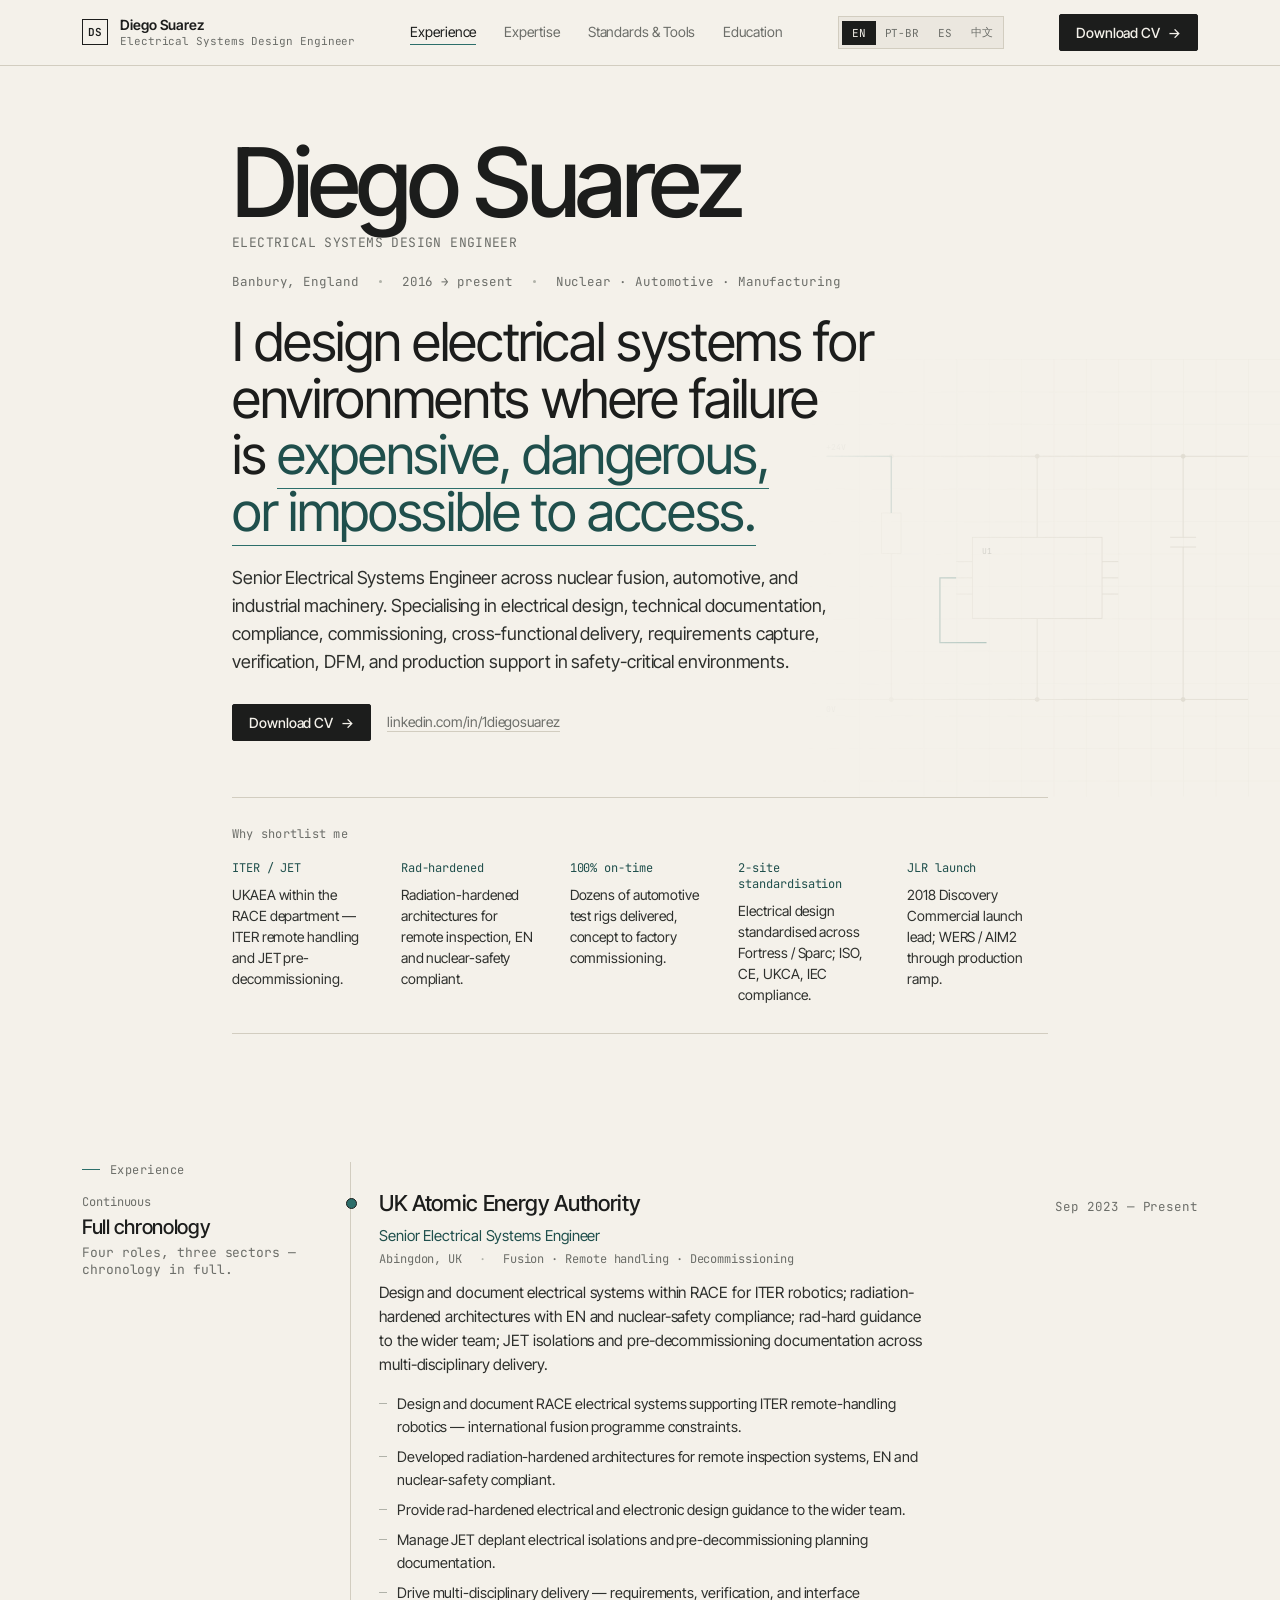
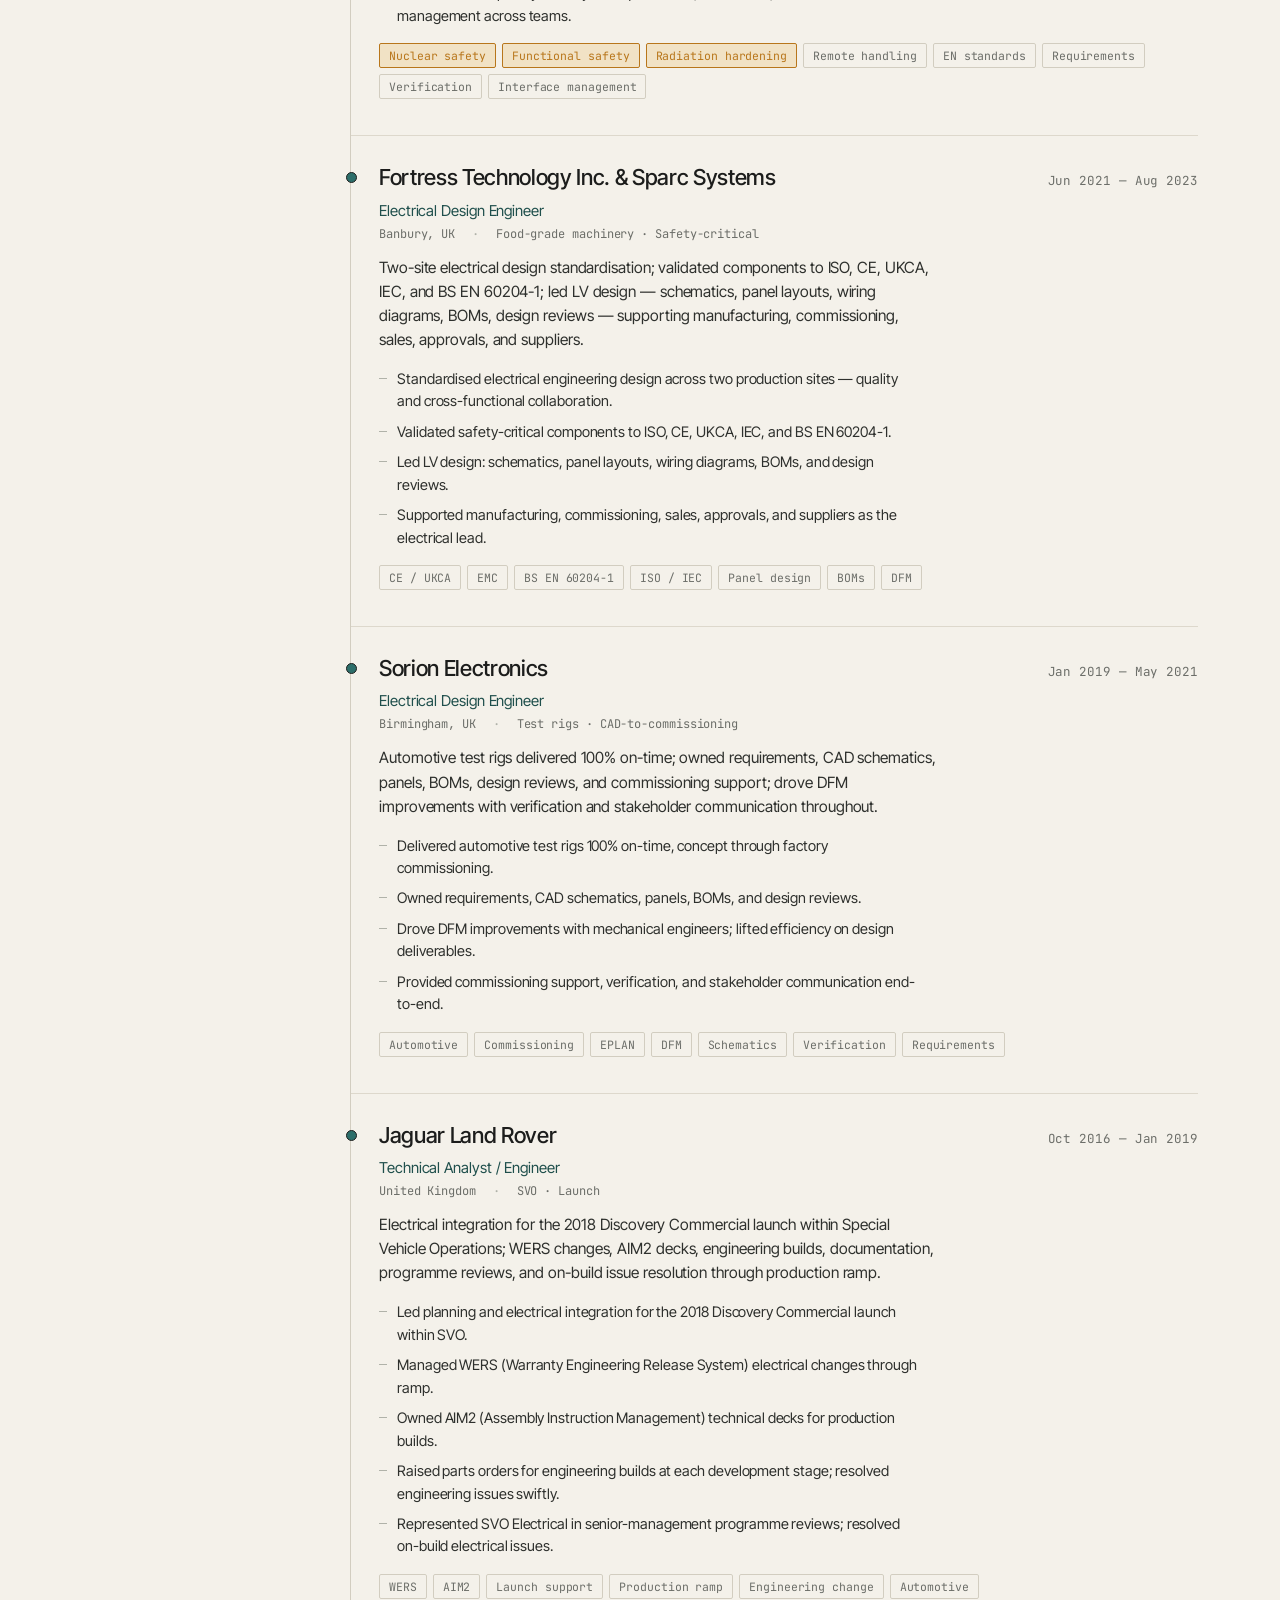
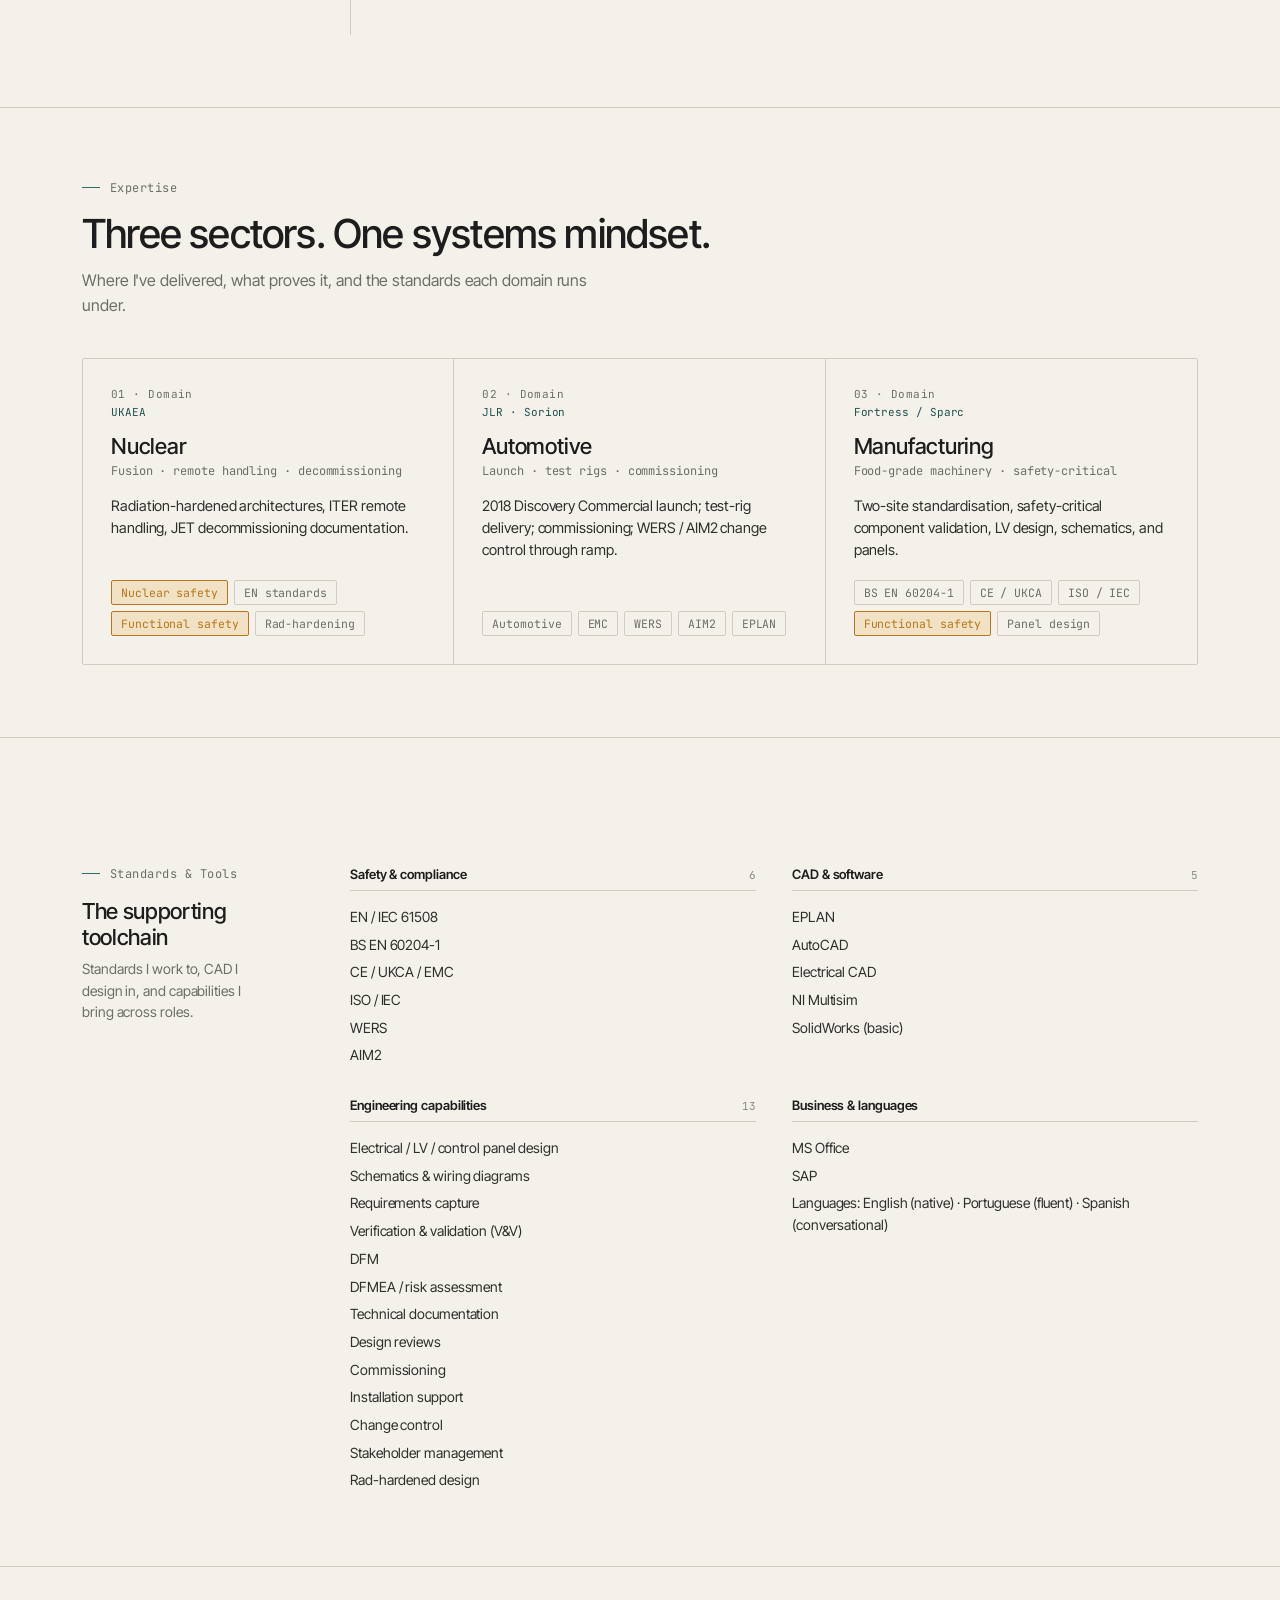
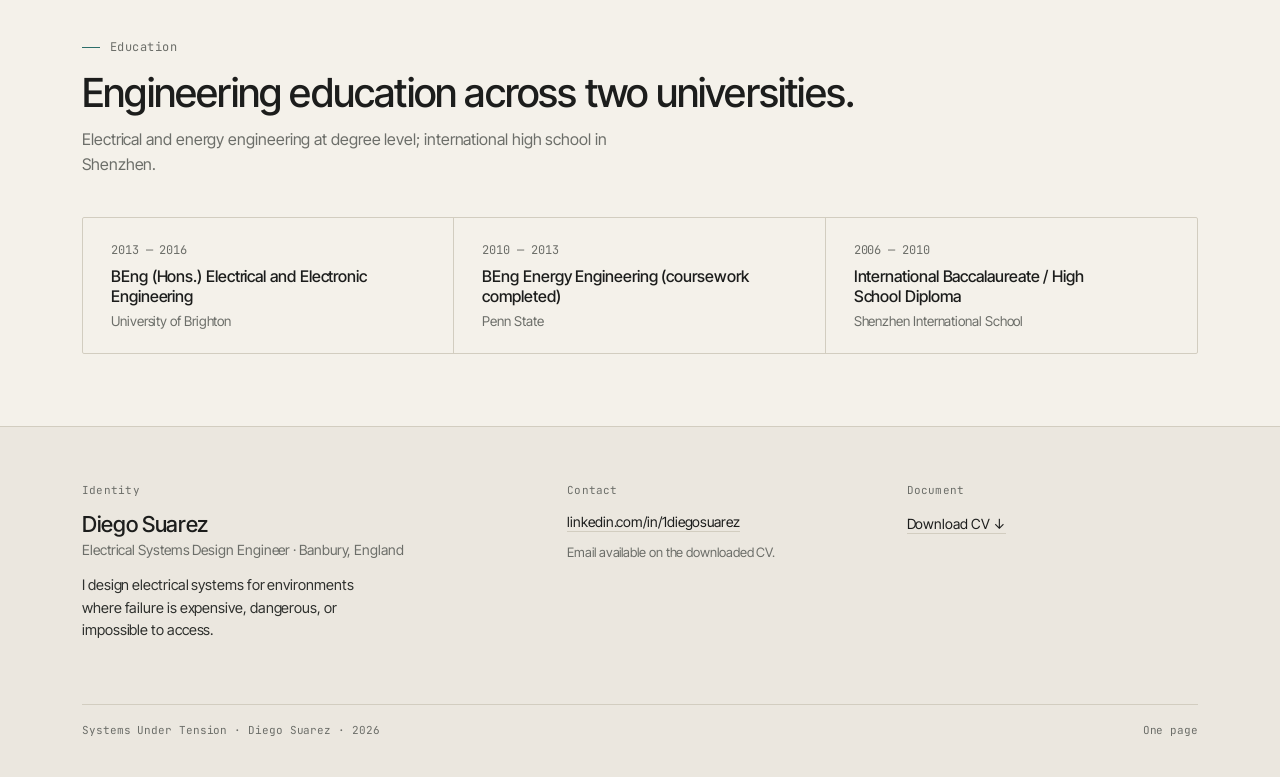
<file: index.html>
<!DOCTYPE html>
<html lang="en">
<head>
<meta charset="UTF-8">
<meta name="viewport" content="width=device-width, initial-scale=1">
<title>Diego Suarez · Senior Electrical Design Engineer</title>
<meta name="description" content="Diego Suarez — Electrical Systems Design Engineer across nuclear fusion, automotive, and industrial machinery.">
<link rel="preconnect" href="https://fonts.googleapis.com">
<link rel="preconnect" href="https://fonts.gstatic.com" crossorigin>
<link href="https://fonts.googleapis.com/css2?family=Inter+Tight:wght@400;500;600&family=JetBrains+Mono:wght@400;500&display=swap" rel="stylesheet">
<link rel="alternate" hreflang="en" href="index.html">
<link rel="alternate" hreflang="pt-BR" href="pt-br/index.html">
<link rel="alternate" hreflang="es" href="es/index.html">
<link rel="alternate" hreflang="zh-CN" href="zh-cn/index.html">
<link rel="alternate" hreflang="x-default" href="index.html">
<link rel="stylesheet" href="styles.css?v=20260503">
</head>
<body>

<header class="header">
  <div class="header-inner">
    <a href="#top" class="brand" data-jump="top">
      <div class="brand-mark">DS</div>
      <div class="brand-text">
        <div class="brand-name">Diego Suarez</div>
        <div class="brand-sub">Electrical Systems Design Engineer</div>
      </div>
    </a>
    <nav class="nav-links" aria-label="Sections">
      <a href="#experience" data-jump="experience">Experience</a>
      <a href="#expertise" data-jump="expertise">Expertise</a>
      <a href="#toolchain" data-jump="toolchain">Standards &amp; Tools</a>
      <a href="#education" data-jump="education">Education</a>
    </nav>
    <nav class="language-switcher" aria-label="Language">
      <a href="index.html" hreflang="en" lang="en" aria-current="page">EN</a>
      <a href="pt-br/index.html" hreflang="pt-BR" lang="pt-BR">PT-BR</a>
      <a href="es/index.html" hreflang="es" lang="es">ES</a>
      <a href="zh-cn/index.html" hreflang="zh-CN" lang="zh-CN">中文</a>
    </nav>
    <div class="header-cta">
      <a class="btn" href="Diego_Suarez_CV.pdf" download="Diego_Suarez_CV.pdf">
        Download CV <span class="arrow">→</span>
      </a>
    </div>
  </div>
</header>

<section id="top" class="hero">
  <div class="hero-bg">
    <svg viewBox="0 0 600 540" preserveAspectRatio="xMidYMid meet" aria-hidden="true">
      <defs>
        <pattern id="sg" width="40" height="40" patternUnits="userSpaceOnUse">
          <path d="M 40 0 L 0 0 0 40" fill="none" stroke="var(--rule)" stroke-width="0.5"></path>
        </pattern>
      </defs>
      <rect width="600" height="540" fill="url(#sg)" opacity="0.7"></rect>

      <g fill="none" stroke="var(--rule)" stroke-width="1">
        <line x1="40" y1="120" x2="560" y2="120"></line>
        <line x1="40" y1="420" x2="560" y2="420"></line>

        <!-- IC -->
        <rect x="220" y="220" width="160" height="100"></rect>
        <line x1="300" y1="120" x2="300" y2="220"></line>
        <line x1="300" y1="320" x2="300" y2="420"></line>
        <line x1="220" y1="250" x2="200" y2="250"></line>
        <line x1="380" y1="250" x2="400" y2="250"></line>
        <line x1="220" y1="270" x2="200" y2="270"></line>
        <line x1="380" y1="270" x2="400" y2="270"></line>
        <line x1="220" y1="290" x2="200" y2="290"></line>
        <line x1="380" y1="290" x2="400" y2="290"></line>

        <!-- Resistor -->
        <line x1="120" y1="120" x2="120" y2="190"></line>
        <rect x="108" y="190" width="24" height="50"></rect>
        <line x1="120" y1="240" x2="120" y2="420"></line>

        <!-- Capacitor -->
        <line x1="480" y1="120" x2="480" y2="220"></line>
        <line x1="464" y1="220" x2="496" y2="220"></line>
        <line x1="464" y1="232" x2="496" y2="232"></line>
        <line x1="480" y1="232" x2="480" y2="420"></line>

        <!-- Junction dots -->
        <circle cx="120" cy="120" r="2.5" fill="var(--rule)"></circle>
        <circle cx="120" cy="420" r="2.5" fill="var(--rule)"></circle>
        <circle cx="300" cy="120" r="2.5" fill="var(--rule)"></circle>
        <circle cx="300" cy="420" r="2.5" fill="var(--rule)"></circle>
        <circle cx="480" cy="120" r="2.5" fill="var(--rule)"></circle>
        <circle cx="480" cy="420" r="2.5" fill="var(--rule)"></circle>
      </g>

      <!-- Live trace -->
      <g fill="none" stroke="var(--accent)" stroke-width="1.5">
        <path d="M 40 120 L 120 120 L 120 190" stroke-dasharray="280" stroke-dashoffset="280">
          <animate attributeName="stroke-dashoffset" from="280" to="0" dur="1.6s" fill="freeze" begin="0.4s"></animate>
        </path>
        <path d="M 200 270 L 180 270 L 180 350 L 300 350" stroke-dasharray="240" stroke-dashoffset="240">
          <animate attributeName="stroke-dashoffset" from="240" to="0" dur="1.6s" fill="freeze" begin="1s"></animate>
        </path>
      </g>

      <g font-family="var(--mono)" font-size="10" fill="var(--muted-2)">
        <text x="40" y="112">+24V</text>
        <text x="40" y="436">0V</text>
        <text x="232" y="240">U1</text>
      </g>
    </svg>
  </div>

  <div class="shell hero-inner">
    <div class="hero-name">
      <span class="hero-person">Diego Suarez</span>
      <span class="hero-role">Electrical Systems Design Engineer</span>
    </div>

    <div class="hero-meta">
      <span>Banbury, England</span>
      <span>2016 → present</span>
      <span>Nuclear · Automotive · Manufacturing</span>
    </div>

    <h1 class="hero-title">
      I design electrical systems for environments where failure is <em>expensive, dangerous, or impossible to access.</em>
    </h1>

    <p class="hero-summary">Senior Electrical Systems Engineer across nuclear fusion, automotive, and industrial machinery. Specialising in electrical design, technical documentation, compliance, commissioning, cross-functional delivery, requirements capture, verification, DFM, and production support in safety-critical environments.</p>

    <div class="hero-actions">
      <a class="btn" href="Diego_Suarez_CV.pdf" download="Diego_Suarez_CV.pdf">
        Download CV <span class="arrow">→</span>
      </a>
      <div class="contact">
        <a href="https://linkedin.com/in/1diegosuarez" target="_blank" rel="noopener noreferrer">linkedin.com/in/1diegosuarez</a>
      </div>
    </div>

    <div class="highlights">
      <div class="highlights-label">Why shortlist me</div>
      <div class="highlights-grid">
        <div class="highlight">
          <div class="h-key">ITER / JET</div>
          <div class="h-val">UKAEA within the RACE department — ITER remote handling and JET pre-decommissioning.</div>
        </div>
        <div class="highlight">
          <div class="h-key">Rad-hardened</div>
          <div class="h-val">Radiation-hardened architectures for remote inspection, EN and nuclear-safety compliant.</div>
        </div>
        <div class="highlight">
          <div class="h-key">100% on-time</div>
          <div class="h-val">Dozens of automotive test rigs delivered, concept to factory commissioning.</div>
        </div>
        <div class="highlight">
          <div class="h-key">2-site standardisation</div>
          <div class="h-val">Electrical design standardised across Fortress / Sparc; ISO, CE, UKCA, IEC compliance.</div>
        </div>
        <div class="highlight">
          <div class="h-key">JLR launch</div>
          <div class="h-val">2018 Discovery Commercial launch lead; WERS / AIM2 through production ramp.</div>
        </div>
      </div>
    </div>
  </div>
</section>

<section id="experience" class="section">
  <div class="shell">
    <div class="experience-grid">
      <aside class="experience-side">
        <div class="eyebrow">Experience</div>
        <div class="label">Continuous</div>
        <div class="total">Full chronology</div>
        <div class="range">Four roles, three sectors — chronology in full.</div>
      </aside>

      <div class="timeline">

        <article class="role">
          <div class="role-head">
            <div class="role-employer">UK Atomic Energy Authority</div>
            <div class="role-dates">Sep 2023 — Present</div>
          </div>
          <div class="role-title">Senior Electrical Systems Engineer</div>
          <div class="role-meta">
            <span>Abingdon, UK</span>
            <span class="sep">·</span>
            <span>Fusion · Remote handling · Decommissioning</span>
          </div>
          <p class="role-summary">Design and document electrical systems within RACE for ITER robotics; radiation-hardened architectures with EN and nuclear-safety compliance; rad-hard guidance to the wider team; JET isolations and pre-decommissioning documentation across multi-disciplinary delivery.</p>
          <ul class="role-bullets">
            <li>Design and document RACE electrical systems supporting ITER remote-handling robotics — international fusion programme constraints.</li>
            <li>Developed radiation-hardened architectures for remote inspection systems, EN and nuclear-safety compliant.</li>
            <li>Provide rad-hardened electrical and electronic design guidance to the wider team.</li>
            <li>Manage JET deplant electrical isolations and pre-decommissioning planning documentation.</li>
            <li>Drive multi-disciplinary delivery — requirements, verification, and interface management across teams.</li>
          </ul>
          <div class="role-tags">
            <span class="tag amber">Nuclear safety</span>
            <span class="tag amber">Functional safety</span>
            <span class="tag amber">Radiation hardening</span>
            <span class="tag">Remote handling</span>
            <span class="tag">EN standards</span>
            <span class="tag">Requirements</span>
            <span class="tag">Verification</span>
            <span class="tag">Interface management</span>
          </div>
        </article>

        <article class="role">
          <div class="role-head">
            <div class="role-employer">Fortress Technology Inc. &amp; Sparc Systems</div>
            <div class="role-dates">Jun 2021 — Aug 2023</div>
          </div>
          <div class="role-title">Electrical Design Engineer</div>
          <div class="role-meta">
            <span>Banbury, UK</span>
            <span class="sep">·</span>
            <span>Food-grade machinery · Safety-critical</span>
          </div>
          <p class="role-summary">Two-site electrical design standardisation; validated components to ISO, CE, UKCA, IEC, and BS EN 60204-1; led LV design — schematics, panel layouts, wiring diagrams, BOMs, design reviews — supporting manufacturing, commissioning, sales, approvals, and suppliers.</p>
          <ul class="role-bullets">
            <li>Standardised electrical engineering design across two production sites — quality and cross-functional collaboration.</li>
            <li>Validated safety-critical components to ISO, CE, UKCA, IEC, and BS EN 60204-1.</li>
            <li>Led LV design: schematics, panel layouts, wiring diagrams, BOMs, and design reviews.</li>
            <li>Supported manufacturing, commissioning, sales, approvals, and suppliers as the electrical lead.</li>
          </ul>
          <div class="role-tags">
            <span class="tag">CE / UKCA</span>
            <span class="tag">EMC</span>
            <span class="tag">BS EN 60204-1</span>
            <span class="tag">ISO / IEC</span>
            <span class="tag">Panel design</span>
            <span class="tag">BOMs</span>
            <span class="tag">DFM</span>
          </div>
        </article>

        <article class="role">
          <div class="role-head">
            <div class="role-employer">Sorion Electronics</div>
            <div class="role-dates">Jan 2019 — May 2021</div>
          </div>
          <div class="role-title">Electrical Design Engineer</div>
          <div class="role-meta">
            <span>Birmingham, UK</span>
            <span class="sep">·</span>
            <span>Test rigs · CAD-to-commissioning</span>
          </div>
          <p class="role-summary">Automotive test rigs delivered 100% on-time; owned requirements, CAD schematics, panels, BOMs, design reviews, and commissioning support; drove DFM improvements with verification and stakeholder communication throughout.</p>
          <ul class="role-bullets">
            <li>Delivered automotive test rigs 100% on-time, concept through factory commissioning.</li>
            <li>Owned requirements, CAD schematics, panels, BOMs, and design reviews.</li>
            <li>Drove DFM improvements with mechanical engineers; lifted efficiency on design deliverables.</li>
            <li>Provided commissioning support, verification, and stakeholder communication end-to-end.</li>
          </ul>
          <div class="role-tags">
            <span class="tag">Automotive</span>
            <span class="tag">Commissioning</span>
            <span class="tag">EPLAN</span>
            <span class="tag">DFM</span>
            <span class="tag">Schematics</span>
            <span class="tag">Verification</span>
            <span class="tag">Requirements</span>
          </div>
        </article>

        <article class="role">
          <div class="role-head">
            <div class="role-employer">Jaguar Land Rover</div>
            <div class="role-dates">Oct 2016 — Jan 2019</div>
          </div>
          <div class="role-title">Technical Analyst / Engineer</div>
          <div class="role-meta">
            <span>United Kingdom</span>
            <span class="sep">·</span>
            <span>SVO · Launch</span>
          </div>
          <p class="role-summary">Electrical integration for the 2018 Discovery Commercial launch within Special Vehicle Operations; WERS changes, AIM2 decks, engineering builds, documentation, programme reviews, and on-build issue resolution through production ramp.</p>
          <ul class="role-bullets">
            <li>Led planning and electrical integration for the 2018 Discovery Commercial launch within SVO.</li>
            <li>Managed WERS (Warranty Engineering Release System) electrical changes through ramp.</li>
            <li>Owned AIM2 (Assembly Instruction Management) technical decks for production builds.</li>
            <li>Raised parts orders for engineering builds at each development stage; resolved engineering issues swiftly.</li>
            <li>Represented SVO Electrical in senior-management programme reviews; resolved on-build electrical issues.</li>
          </ul>
          <div class="role-tags">
            <span class="tag">WERS</span>
            <span class="tag">AIM2</span>
            <span class="tag">Launch support</span>
            <span class="tag">Production ramp</span>
            <span class="tag">Engineering change</span>
            <span class="tag">Automotive</span>
          </div>
        </article>

      </div>
    </div>
  </div>
</section>

<section id="expertise" class="section">
  <div class="shell">
    <div class="eyebrow">Expertise</div>
    <h2 class="section-title">Three sectors. One systems mindset.</h2>
    <p class="section-lede">Where I've delivered, what proves it, and the standards each domain runs under.</p>

    <div class="expertise-grid">

      <div class="expertise-card">
        <div class="e-num">01 · Domain</div>
        <div class="e-where">UKAEA</div>
        <div class="e-label">Nuclear</div>
        <div class="e-sub">Fusion · remote handling · decommissioning</div>
        <p class="e-proof">Radiation-hardened architectures, ITER remote handling, JET decommissioning documentation.</p>
        <div class="e-tags">
          <span class="tag amber">Nuclear safety</span>
          <span class="tag">EN standards</span>
          <span class="tag amber">Functional safety</span>
          <span class="tag">Rad-hardening</span>
        </div>
      </div>

      <div class="expertise-card">
        <div class="e-num">02 · Domain</div>
        <div class="e-where">JLR · Sorion</div>
        <div class="e-label">Automotive</div>
        <div class="e-sub">Launch · test rigs · commissioning</div>
        <p class="e-proof">2018 Discovery Commercial launch; test-rig delivery; commissioning; WERS / AIM2 change control through ramp.</p>
        <div class="e-tags">
          <span class="tag">Automotive</span>
          <span class="tag">EMC</span>
          <span class="tag">WERS</span>
          <span class="tag">AIM2</span>
          <span class="tag">EPLAN</span>
        </div>
      </div>

      <div class="expertise-card">
        <div class="e-num">03 · Domain</div>
        <div class="e-where">Fortress / Sparc</div>
        <div class="e-label">Manufacturing</div>
        <div class="e-sub">Food-grade machinery · safety-critical</div>
        <p class="e-proof">Two-site standardisation, safety-critical component validation, LV design, schematics, and panels.</p>
        <div class="e-tags">
          <span class="tag">BS EN 60204-1</span>
          <span class="tag">CE / UKCA</span>
          <span class="tag">ISO / IEC</span>
          <span class="tag amber">Functional safety</span>
          <span class="tag">Panel design</span>
        </div>
      </div>

    </div>
  </div>
</section>

<section id="toolchain" class="section">
  <div class="shell">
    <div class="toolchain">
      <aside class="toolchain-side">
        <div class="eyebrow">Standards &amp; Tools</div>
        <h3>The supporting toolchain</h3>
        <p>Standards I work to, CAD I design in, and capabilities I bring across roles.</p>
      </aside>

      <div class="toolchain-grid">
        <div class="tc-block">
          <h4>Safety &amp; compliance <span class="count">6</span></h4>
          <ul>
            <li>EN / IEC 61508</li>
            <li>BS EN 60204-1</li>
            <li>CE / UKCA / EMC</li>
            <li>ISO / IEC</li>
            <li>WERS</li>
            <li>AIM2</li>
          </ul>
        </div>
        <div class="tc-block">
          <h4>CAD &amp; software <span class="count">5</span></h4>
          <ul>
            <li>EPLAN</li>
            <li>AutoCAD</li>
            <li>Electrical CAD</li>
            <li>NI Multisim</li>
            <li>SolidWorks (basic)</li>
          </ul>
        </div>
        <div class="tc-block">
          <h4>Engineering capabilities <span class="count">13</span></h4>
          <ul>
            <li>Electrical / LV / control panel design</li>
            <li>Schematics &amp; wiring diagrams</li>
            <li>Requirements capture</li>
            <li>Verification &amp; validation (V&amp;V)</li>
            <li>DFM</li>
            <li>DFMEA / risk assessment</li>
            <li>Technical documentation</li>
            <li>Design reviews</li>
            <li>Commissioning</li>
            <li>Installation support</li>
            <li>Change control</li>
            <li>Stakeholder management</li>
            <li>Rad-hardened design</li>
          </ul>
        </div>
        <div class="tc-block">
          <h4>Business &amp; languages</h4>
          <ul>
            <li>MS Office</li>
            <li>SAP</li>
            <li class="tc-languages">
              Languages: English (native) · Portuguese (fluent) · Spanish (conversational)
            </li>
          </ul>
        </div>
      </div>
    </div>
  </div>
</section>

<section id="education" class="section">
  <div class="shell">
    <div class="eyebrow">Education</div>
    <h2 class="section-title">Engineering education across two universities.</h2>
    <p class="section-lede">Electrical and energy engineering at degree level; international high school in Shenzhen.</p>

    <div class="education-list">
      <div class="edu">
        <div class="e-span">2013 — 2016</div>
        <div class="e-degree">BEng (Hons.) Electrical and Electronic Engineering</div>
        <div class="e-inst">University of Brighton</div>
      </div>
      <div class="edu">
        <div class="e-span">2010 — 2013</div>
        <div class="e-degree">BEng Energy Engineering (coursework completed)</div>
        <div class="e-inst">Penn State</div>
      </div>
      <div class="edu">
        <div class="e-span">2006 — 2010</div>
        <div class="e-degree">International Baccalaureate / High School Diploma</div>
        <div class="e-inst">Shenzhen International School</div>
      </div>
    </div>
  </div>
</section>

<footer class="footer">
  <div class="shell">
    <div class="footer-grid">
      <div>
        <h6>Identity</h6>
        <div class="f-name">Diego Suarez</div>
        <div class="f-role">Electrical Systems Design Engineer · Banbury, England</div>
        <p class="f-positioning">I design electrical systems for environments where failure is expensive, dangerous, or impossible to access.</p>
      </div>
      <div>
        <h6>Contact</h6>
        <a href="https://linkedin.com/in/1diegosuarez" target="_blank" rel="noopener noreferrer">linkedin.com/in/1diegosuarez</a>
        <div class="f-note">Email available on the downloaded CV.</div>
      </div>
      <div>
        <h6>Document</h6>
        <a class="f-cta" href="Diego_Suarez_CV.pdf" download="Diego_Suarez_CV.pdf">Download CV <span class="arrow">↓</span></a>
      </div>
    </div>
    <div class="footer-mark">
      <span>Systems Under Tension · Diego Suarez · 2026</span>
      <span>One page</span>
    </div>
  </div>
</footer>

<script>
(function () {
  var ids = ["top", "experience", "expertise", "toolchain", "education"];
  var navLinks = document.querySelectorAll(".nav-links a");

  function setActive(id) {
    var targetId = id === "top" ? "experience" : id;
    navLinks.forEach(function (a) {
      a.classList.toggle("active", a.getAttribute("href") === "#" + targetId);
    });
  }

  if ("IntersectionObserver" in window) {
    var obs = new IntersectionObserver(function (entries) {
      entries.forEach(function (e) {
        if (e.isIntersecting) setActive(e.target.id);
      });
    }, { rootMargin: "-30% 0px -55% 0px", threshold: 0 });
    ids.forEach(function (id) {
      var el = document.getElementById(id);
      if (el) obs.observe(el);
    });
  }

  // Set initial active state for the first real nav section in view.
  var activeId = null;
  for (var i = ids.length - 1; i >= 1; i--) {
    var el = document.getElementById(ids[i]);
    if (el && el.getBoundingClientRect().top < window.innerHeight * 0.5) {
      activeId = ids[i];
      break;
    }
  }
  setActive(activeId || ids[1]);

  document.querySelectorAll("[data-jump]").forEach(function (link) {
    link.addEventListener("click", function (ev) {
      var id = link.getAttribute("data-jump");
      var el = document.getElementById(id);
      if (!el) return;
      ev.preventDefault();
      var top = el.getBoundingClientRect().top + window.scrollY - 80;
      window.scrollTo({ top: top, behavior: "smooth" });
    });
  });
})();
</script>

</body>
</html>
</file>
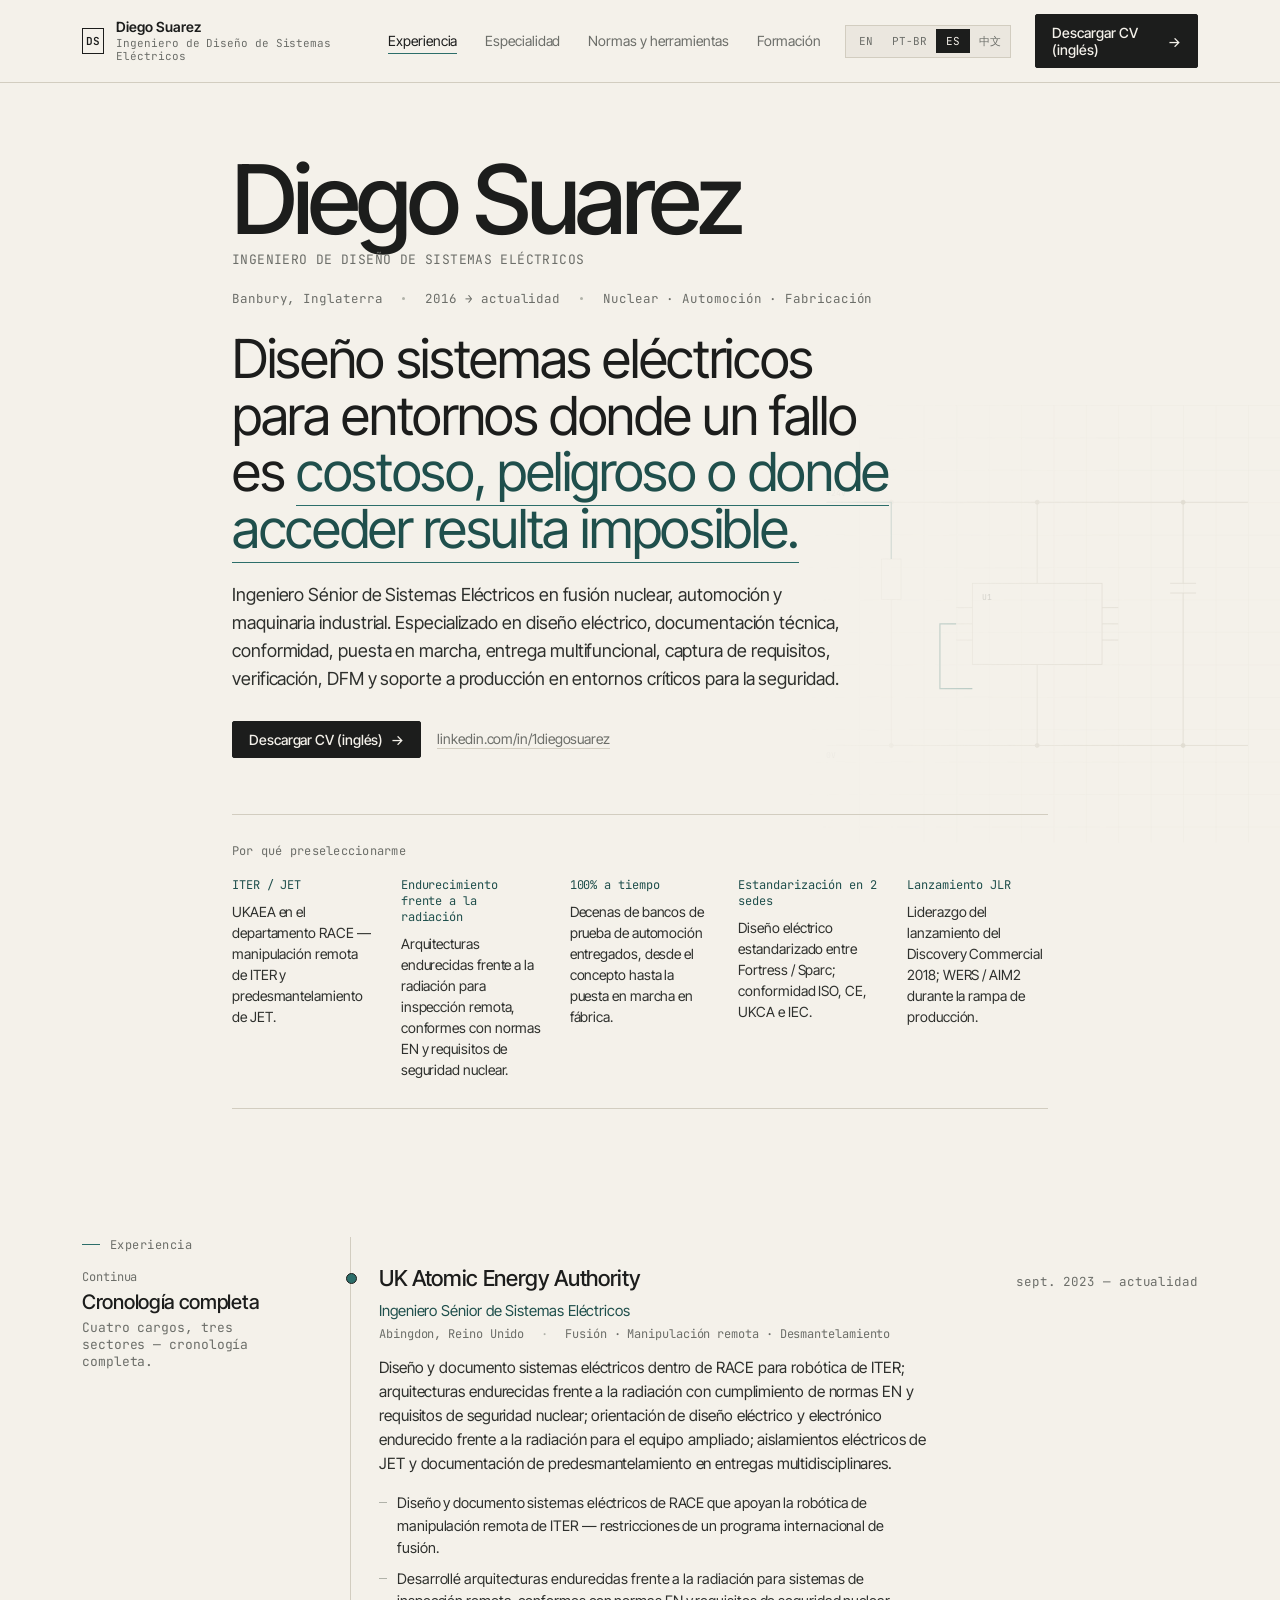
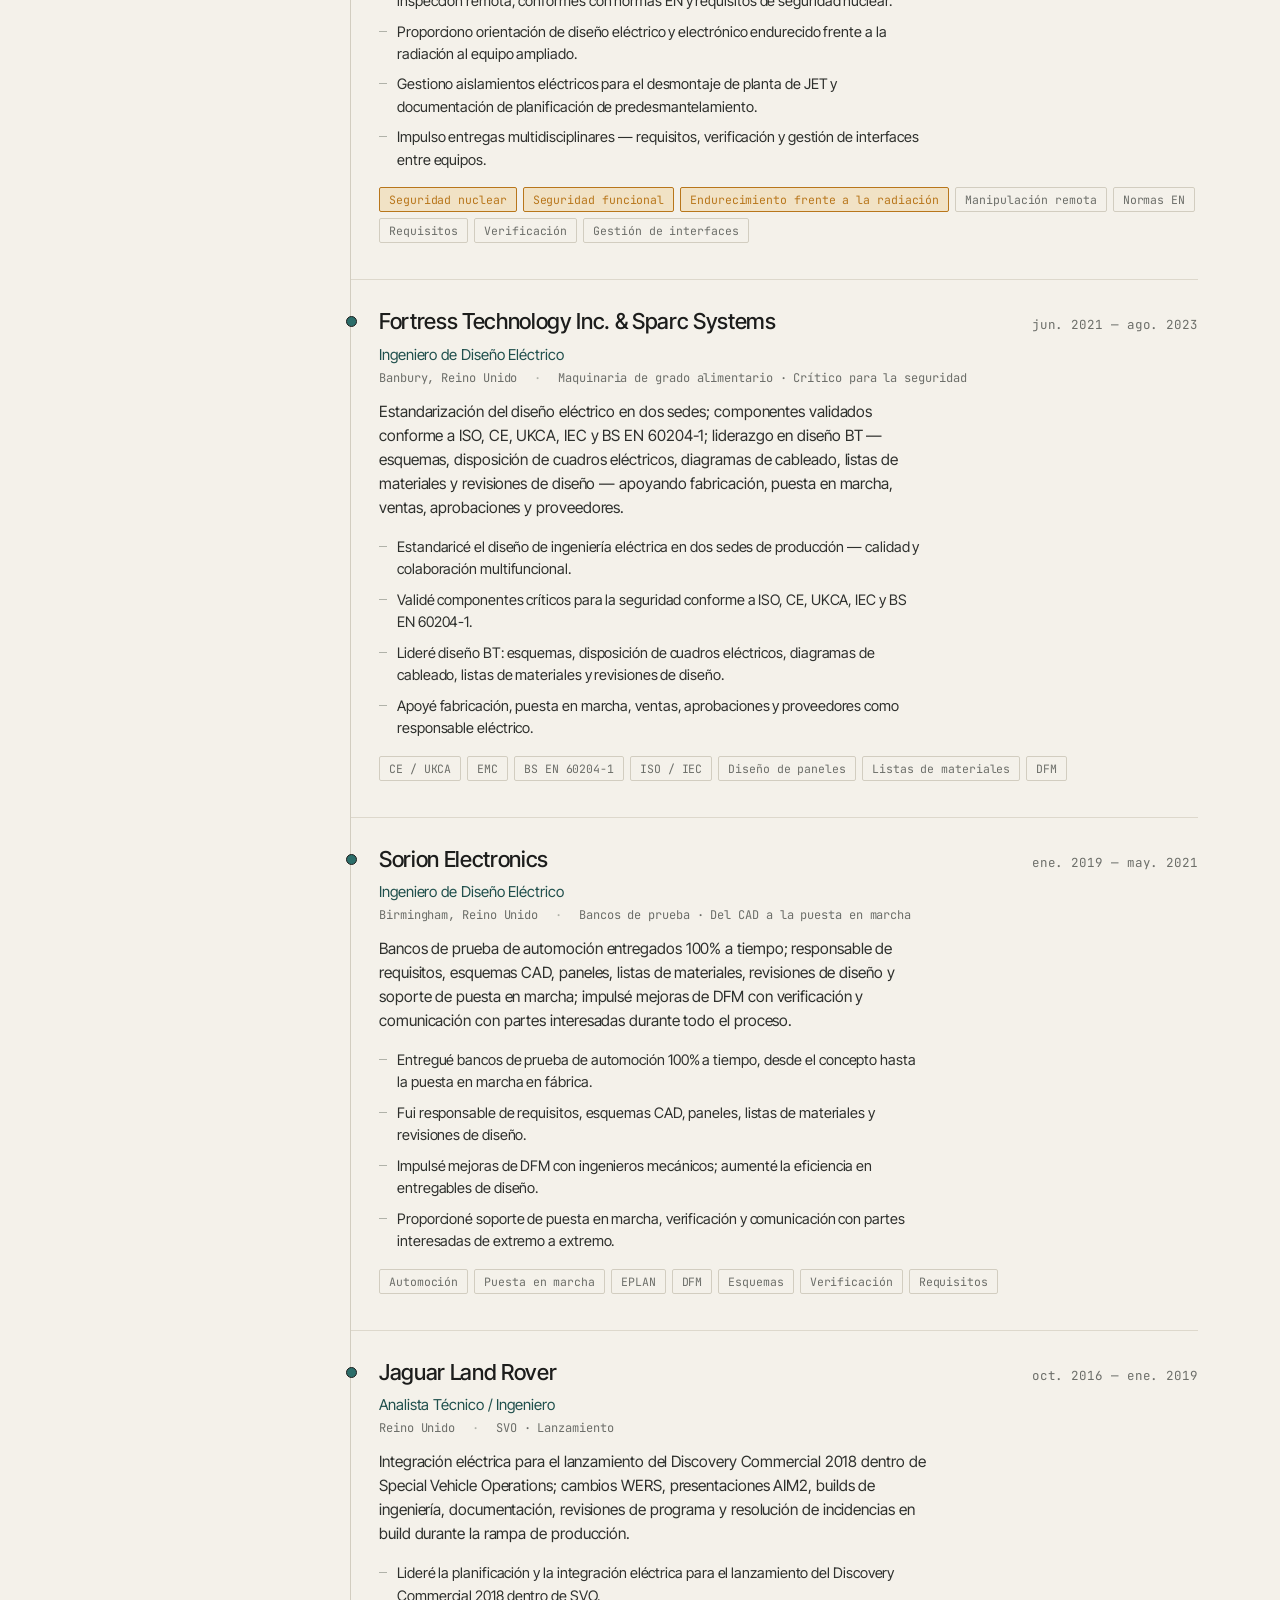
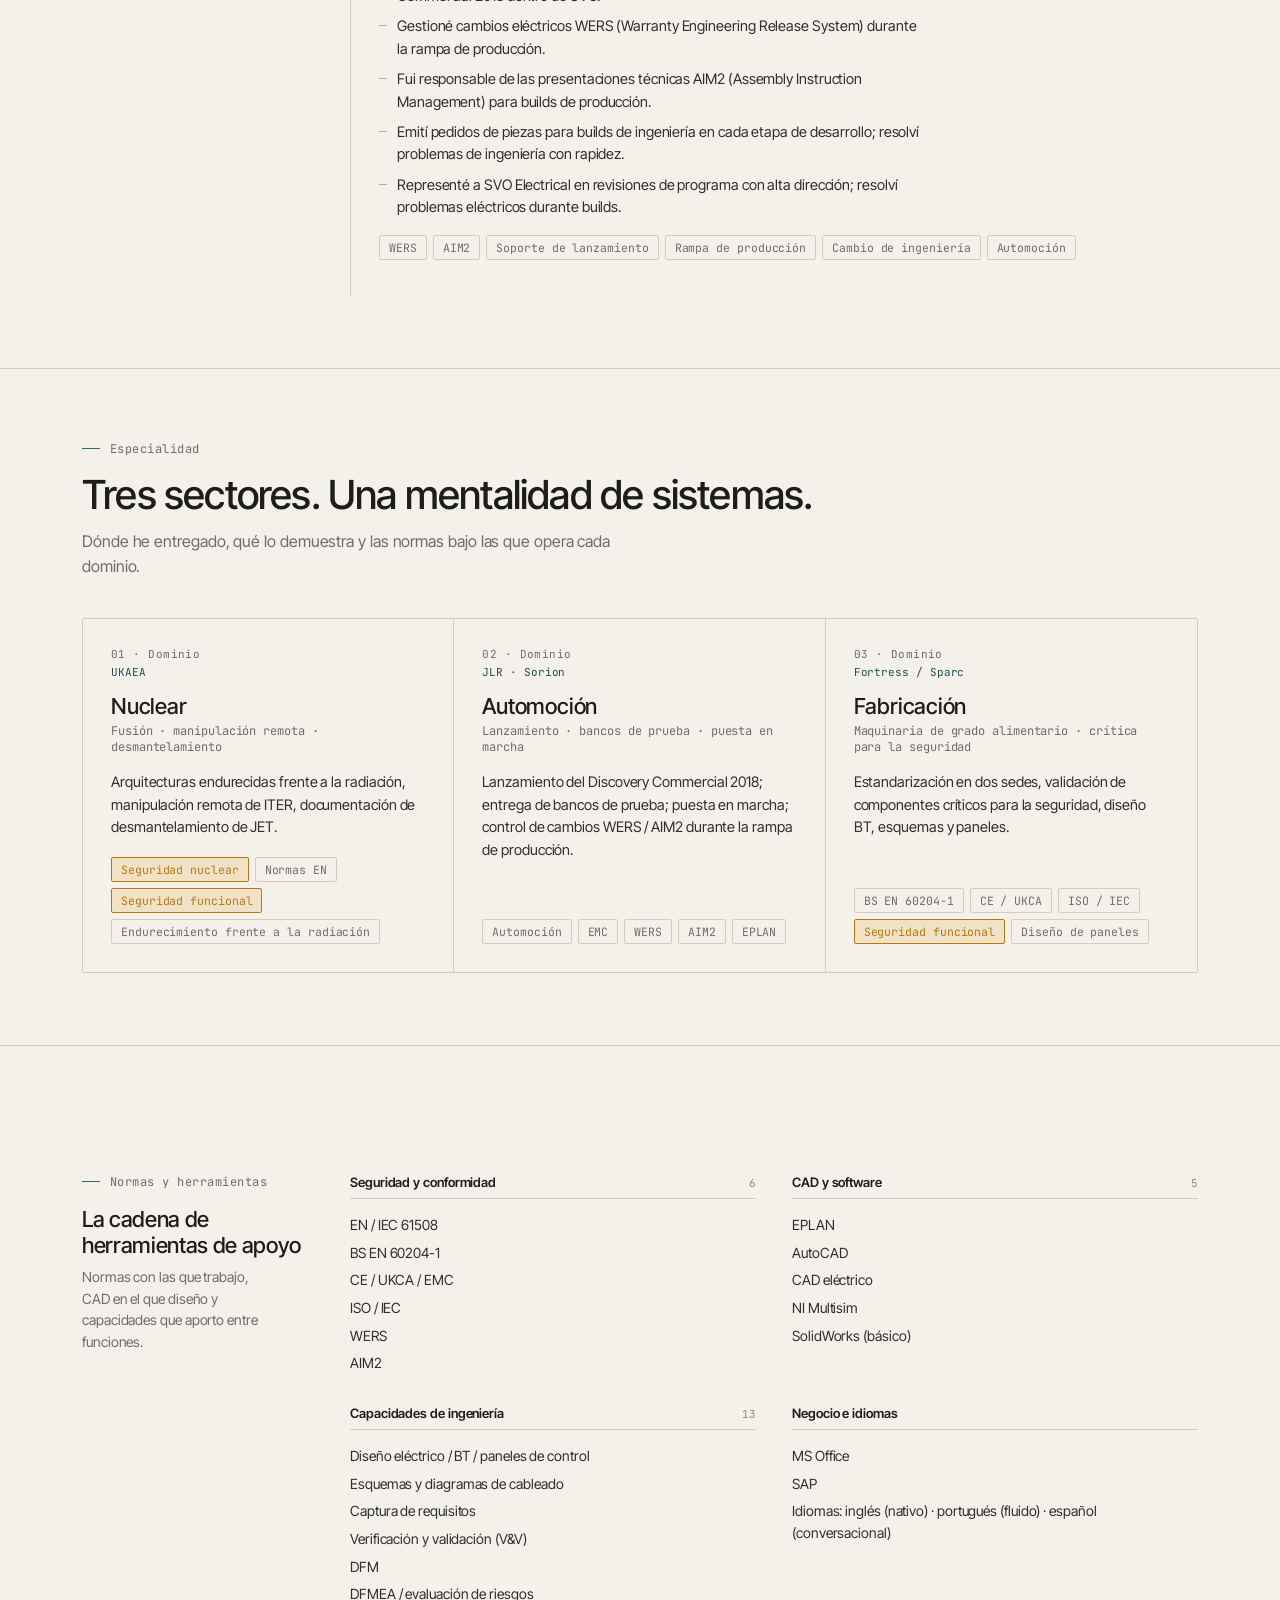
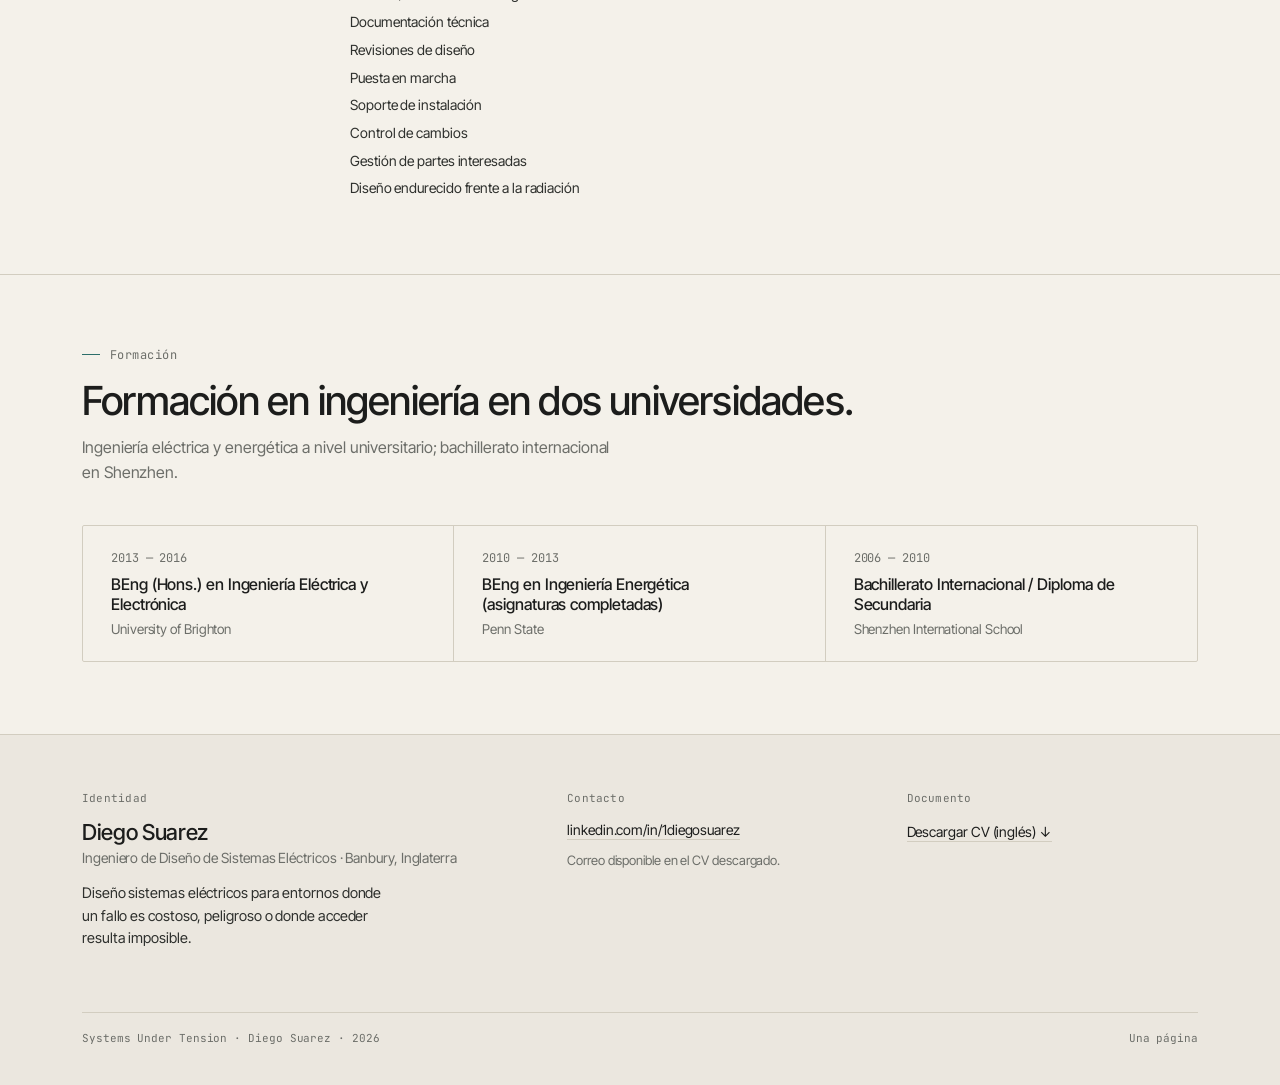
<file: es/index.html>
<!DOCTYPE html>
<html lang="es">
<head>
<meta charset="UTF-8">
<meta name="viewport" content="width=device-width, initial-scale=1">
<title>Diego Suarez · Ingeniero Sénior de Diseño Eléctrico</title>
<meta name="description" content="Diego Suarez — Ingeniero de Diseño de Sistemas Eléctricos en fusión nuclear, automoción y maquinaria industrial.">
<link rel="preconnect" href="https://fonts.googleapis.com">
<link rel="preconnect" href="https://fonts.gstatic.com" crossorigin>
<link href="https://fonts.googleapis.com/css2?family=Inter+Tight:wght@400;500;600&family=JetBrains+Mono:wght@400;500&display=swap" rel="stylesheet">
<link rel="alternate" hreflang="en" href="../index.html">
<link rel="alternate" hreflang="pt-BR" href="../pt-br/index.html">
<link rel="alternate" hreflang="es" href="../es/index.html">
<link rel="alternate" hreflang="zh-CN" href="../zh-cn/index.html">
<link rel="alternate" hreflang="x-default" href="../index.html">
<link rel="stylesheet" href="../styles.css?v=20260503">
</head>
<body>

<header class="header">
  <div class="header-inner">
    <a href="#top" class="brand" data-jump="top">
      <div class="brand-mark">DS</div>
      <div class="brand-text">
        <div class="brand-name">Diego Suarez</div>
        <div class="brand-sub">Ingeniero de Diseño de Sistemas Eléctricos</div>
      </div>
    </a>
    <nav class="nav-links" aria-label="Secciones">
      <a href="#experience" data-jump="experience">Experiencia</a>
      <a href="#expertise" data-jump="expertise">Especialidad</a>
      <a href="#toolchain" data-jump="toolchain">Normas y herramientas</a>
      <a href="#education" data-jump="education">Formación</a>
    </nav>
    <nav class="language-switcher" aria-label="Idioma">
      <a href="../index.html" hreflang="en" lang="en">EN</a>
      <a href="../pt-br/index.html" hreflang="pt-BR" lang="pt-BR">PT-BR</a>
      <a href="../es/index.html" hreflang="es" lang="es" aria-current="page">ES</a>
      <a href="../zh-cn/index.html" hreflang="zh-CN" lang="zh-CN">中文</a>
    </nav>
    <div class="header-cta">
      <a class="btn" href="../Diego_Suarez_CV.pdf" download="Diego_Suarez_CV.pdf">
        Descargar CV (inglés) <span class="arrow">→</span>
      </a>
    </div>
  </div>
</header>

<section id="top" class="hero">
  <div class="hero-bg">
    <svg viewBox="0 0 600 540" preserveAspectRatio="xMidYMid meet" aria-hidden="true">
      <defs>
        <pattern id="sg" width="40" height="40" patternUnits="userSpaceOnUse">
          <path d="M 40 0 L 0 0 0 40" fill="none" stroke="var(--rule)" stroke-width="0.5"></path>
        </pattern>
      </defs>
      <rect width="600" height="540" fill="url(#sg)" opacity="0.7"></rect>

      <g fill="none" stroke="var(--rule)" stroke-width="1">
        <line x1="40" y1="120" x2="560" y2="120"></line>
        <line x1="40" y1="420" x2="560" y2="420"></line>

        <!-- IC -->
        <rect x="220" y="220" width="160" height="100"></rect>
        <line x1="300" y1="120" x2="300" y2="220"></line>
        <line x1="300" y1="320" x2="300" y2="420"></line>
        <line x1="220" y1="250" x2="200" y2="250"></line>
        <line x1="380" y1="250" x2="400" y2="250"></line>
        <line x1="220" y1="270" x2="200" y2="270"></line>
        <line x1="380" y1="270" x2="400" y2="270"></line>
        <line x1="220" y1="290" x2="200" y2="290"></line>
        <line x1="380" y1="290" x2="400" y2="290"></line>

        <!-- Resistor -->
        <line x1="120" y1="120" x2="120" y2="190"></line>
        <rect x="108" y="190" width="24" height="50"></rect>
        <line x1="120" y1="240" x2="120" y2="420"></line>

        <!-- Capacitor -->
        <line x1="480" y1="120" x2="480" y2="220"></line>
        <line x1="464" y1="220" x2="496" y2="220"></line>
        <line x1="464" y1="232" x2="496" y2="232"></line>
        <line x1="480" y1="232" x2="480" y2="420"></line>

        <!-- Junction dots -->
        <circle cx="120" cy="120" r="2.5" fill="var(--rule)"></circle>
        <circle cx="120" cy="420" r="2.5" fill="var(--rule)"></circle>
        <circle cx="300" cy="120" r="2.5" fill="var(--rule)"></circle>
        <circle cx="300" cy="420" r="2.5" fill="var(--rule)"></circle>
        <circle cx="480" cy="120" r="2.5" fill="var(--rule)"></circle>
        <circle cx="480" cy="420" r="2.5" fill="var(--rule)"></circle>
      </g>

      <!-- Live trace -->
      <g fill="none" stroke="var(--accent)" stroke-width="1.5">
        <path d="M 40 120 L 120 120 L 120 190" stroke-dasharray="280" stroke-dashoffset="280">
          <animate attributeName="stroke-dashoffset" from="280" to="0" dur="1.6s" fill="freeze" begin="0.4s"></animate>
        </path>
        <path d="M 200 270 L 180 270 L 180 350 L 300 350" stroke-dasharray="240" stroke-dashoffset="240">
          <animate attributeName="stroke-dashoffset" from="240" to="0" dur="1.6s" fill="freeze" begin="1s"></animate>
        </path>
      </g>

      <g font-family="var(--mono)" font-size="10" fill="var(--muted-2)">
        <text x="40" y="112">+24V</text>
        <text x="40" y="436">0V</text>
        <text x="232" y="240">U1</text>
      </g>
    </svg>
  </div>

  <div class="shell hero-inner">
    <div class="hero-name">
      <span class="hero-person">Diego Suarez</span>
      <span class="hero-role">Ingeniero de Diseño de Sistemas Eléctricos</span>
    </div>

    <div class="hero-meta">
      <span>Banbury, Inglaterra</span>
      <span>2016 → actualidad</span>
      <span>Nuclear · Automoción · Fabricación</span>
    </div>

    <h1 class="hero-title">
      Diseño sistemas eléctricos para entornos donde un fallo es <em>costoso, peligroso o donde acceder resulta imposible.</em>
    </h1>

    <p class="hero-summary">Ingeniero Sénior de Sistemas Eléctricos en fusión nuclear, automoción y maquinaria industrial. Especializado en diseño eléctrico, documentación técnica, conformidad, puesta en marcha, entrega multifuncional, captura de requisitos, verificación, DFM y soporte a producción en entornos críticos para la seguridad.</p>

    <div class="hero-actions">
      <a class="btn" href="../Diego_Suarez_CV.pdf" download="Diego_Suarez_CV.pdf">
        Descargar CV (inglés) <span class="arrow">→</span>
      </a>
      <div class="contact">
        <a href="https://linkedin.com/in/1diegosuarez" target="_blank" rel="noopener noreferrer">linkedin.com/in/1diegosuarez</a>
      </div>
    </div>

    <div class="highlights">
      <div class="highlights-label">Por qué preseleccionarme</div>
      <div class="highlights-grid">
        <div class="highlight">
          <div class="h-key">ITER / JET</div>
          <div class="h-val">UKAEA en el departamento RACE — manipulación remota de ITER y predesmantelamiento de JET.</div>
        </div>
        <div class="highlight">
          <div class="h-key">Endurecimiento frente a la radiación</div>
          <div class="h-val">Arquitecturas endurecidas frente a la radiación para inspección remota, conformes con normas EN y requisitos de seguridad nuclear.</div>
        </div>
        <div class="highlight">
          <div class="h-key">100% a tiempo</div>
          <div class="h-val">Decenas de bancos de prueba de automoción entregados, desde el concepto hasta la puesta en marcha en fábrica.</div>
        </div>
        <div class="highlight">
          <div class="h-key">Estandarización en 2 sedes</div>
          <div class="h-val">Diseño eléctrico estandarizado entre Fortress / Sparc; conformidad ISO, CE, UKCA e IEC.</div>
        </div>
        <div class="highlight">
          <div class="h-key">Lanzamiento JLR</div>
          <div class="h-val">Liderazgo del lanzamiento del Discovery Commercial 2018; WERS / AIM2 durante la rampa de producción.</div>
        </div>
      </div>
    </div>
  </div>
</section>

<section id="experience" class="section">
  <div class="shell">
    <div class="experience-grid">
      <aside class="experience-side">
        <div class="eyebrow">Experiencia</div>
        <div class="label">Continua</div>
        <div class="total">Cronología completa</div>
        <div class="range">Cuatro cargos, tres sectores — cronología completa.</div>
      </aside>

      <div class="timeline">

        <article class="role">
          <div class="role-head">
            <div class="role-employer">UK Atomic Energy Authority</div>
            <div class="role-dates">sept. 2023 — actualidad</div>
          </div>
          <div class="role-title">Ingeniero Sénior de Sistemas Eléctricos</div>
          <div class="role-meta">
            <span>Abingdon, Reino Unido</span>
            <span class="sep">·</span>
            <span>Fusión · Manipulación remota · Desmantelamiento</span>
          </div>
          <p class="role-summary">Diseño y documento sistemas eléctricos dentro de RACE para robótica de ITER; arquitecturas endurecidas frente a la radiación con cumplimiento de normas EN y requisitos de seguridad nuclear; orientación de diseño eléctrico y electrónico endurecido frente a la radiación para el equipo ampliado; aislamientos eléctricos de JET y documentación de predesmantelamiento en entregas multidisciplinares.</p>
          <ul class="role-bullets">
            <li>Diseño y documento sistemas eléctricos de RACE que apoyan la robótica de manipulación remota de ITER — restricciones de un programa internacional de fusión.</li>
            <li>Desarrollé arquitecturas endurecidas frente a la radiación para sistemas de inspección remota, conformes con normas EN y requisitos de seguridad nuclear.</li>
            <li>Proporciono orientación de diseño eléctrico y electrónico endurecido frente a la radiación al equipo ampliado.</li>
            <li>Gestiono aislamientos eléctricos para el desmontaje de planta de JET y documentación de planificación de predesmantelamiento.</li>
            <li>Impulso entregas multidisciplinares — requisitos, verificación y gestión de interfaces entre equipos.</li>
          </ul>
          <div class="role-tags">
            <span class="tag amber">Seguridad nuclear</span>
            <span class="tag amber">Seguridad funcional</span>
            <span class="tag amber">Endurecimiento frente a la radiación</span>
            <span class="tag">Manipulación remota</span>
            <span class="tag">Normas EN</span>
            <span class="tag">Requisitos</span>
            <span class="tag">Verificación</span>
            <span class="tag">Gestión de interfaces</span>
          </div>
        </article>

        <article class="role">
          <div class="role-head">
            <div class="role-employer">Fortress Technology Inc. &amp; Sparc Systems</div>
            <div class="role-dates">jun. 2021 — ago. 2023</div>
          </div>
          <div class="role-title">Ingeniero de Diseño Eléctrico</div>
          <div class="role-meta">
            <span>Banbury, Reino Unido</span>
            <span class="sep">·</span>
            <span>Maquinaria de grado alimentario · Crítico para la seguridad</span>
          </div>
          <p class="role-summary">Estandarización del diseño eléctrico en dos sedes; componentes validados conforme a ISO, CE, UKCA, IEC y BS EN 60204-1; liderazgo en diseño BT — esquemas, disposición de cuadros eléctricos, diagramas de cableado, listas de materiales y revisiones de diseño — apoyando fabricación, puesta en marcha, ventas, aprobaciones y proveedores.</p>
          <ul class="role-bullets">
            <li>Estandaricé el diseño de ingeniería eléctrica en dos sedes de producción — calidad y colaboración multifuncional.</li>
            <li>Validé componentes críticos para la seguridad conforme a ISO, CE, UKCA, IEC y BS EN 60204-1.</li>
            <li>Lideré diseño BT: esquemas, disposición de cuadros eléctricos, diagramas de cableado, listas de materiales y revisiones de diseño.</li>
            <li>Apoyé fabricación, puesta en marcha, ventas, aprobaciones y proveedores como responsable eléctrico.</li>
          </ul>
          <div class="role-tags">
            <span class="tag">CE / UKCA</span>
            <span class="tag">EMC</span>
            <span class="tag">BS EN 60204-1</span>
            <span class="tag">ISO / IEC</span>
            <span class="tag">Diseño de paneles</span>
            <span class="tag">Listas de materiales</span>
            <span class="tag">DFM</span>
          </div>
        </article>

        <article class="role">
          <div class="role-head">
            <div class="role-employer">Sorion Electronics</div>
            <div class="role-dates">ene. 2019 — may. 2021</div>
          </div>
          <div class="role-title">Ingeniero de Diseño Eléctrico</div>
          <div class="role-meta">
            <span>Birmingham, Reino Unido</span>
            <span class="sep">·</span>
            <span>Bancos de prueba · Del CAD a la puesta en marcha</span>
          </div>
          <p class="role-summary">Bancos de prueba de automoción entregados 100% a tiempo; responsable de requisitos, esquemas CAD, paneles, listas de materiales, revisiones de diseño y soporte de puesta en marcha; impulsé mejoras de DFM con verificación y comunicación con partes interesadas durante todo el proceso.</p>
          <ul class="role-bullets">
            <li>Entregué bancos de prueba de automoción 100% a tiempo, desde el concepto hasta la puesta en marcha en fábrica.</li>
            <li>Fui responsable de requisitos, esquemas CAD, paneles, listas de materiales y revisiones de diseño.</li>
            <li>Impulsé mejoras de DFM con ingenieros mecánicos; aumenté la eficiencia en entregables de diseño.</li>
            <li>Proporcioné soporte de puesta en marcha, verificación y comunicación con partes interesadas de extremo a extremo.</li>
          </ul>
          <div class="role-tags">
            <span class="tag">Automoción</span>
            <span class="tag">Puesta en marcha</span>
            <span class="tag">EPLAN</span>
            <span class="tag">DFM</span>
            <span class="tag">Esquemas</span>
            <span class="tag">Verificación</span>
            <span class="tag">Requisitos</span>
          </div>
        </article>

        <article class="role">
          <div class="role-head">
            <div class="role-employer">Jaguar Land Rover</div>
            <div class="role-dates">oct. 2016 — ene. 2019</div>
          </div>
          <div class="role-title">Analista Técnico / Ingeniero</div>
          <div class="role-meta">
            <span>Reino Unido</span>
            <span class="sep">·</span>
            <span>SVO · Lanzamiento</span>
          </div>
          <p class="role-summary">Integración eléctrica para el lanzamiento del Discovery Commercial 2018 dentro de Special Vehicle Operations; cambios WERS, presentaciones AIM2, builds de ingeniería, documentación, revisiones de programa y resolución de incidencias en build durante la rampa de producción.</p>
          <ul class="role-bullets">
            <li>Lideré la planificación y la integración eléctrica para el lanzamiento del Discovery Commercial 2018 dentro de SVO.</li>
            <li>Gestioné cambios eléctricos WERS (Warranty Engineering Release System) durante la rampa de producción.</li>
            <li>Fui responsable de las presentaciones técnicas AIM2 (Assembly Instruction Management) para builds de producción.</li>
            <li>Emití pedidos de piezas para builds de ingeniería en cada etapa de desarrollo; resolví problemas de ingeniería con rapidez.</li>
            <li>Representé a SVO Electrical en revisiones de programa con alta dirección; resolví problemas eléctricos durante builds.</li>
          </ul>
          <div class="role-tags">
            <span class="tag">WERS</span>
            <span class="tag">AIM2</span>
            <span class="tag">Soporte de lanzamiento</span>
            <span class="tag">Rampa de producción</span>
            <span class="tag">Cambio de ingeniería</span>
            <span class="tag">Automoción</span>
          </div>
        </article>

      </div>
    </div>
  </div>
</section>

<section id="expertise" class="section">
  <div class="shell">
    <div class="eyebrow">Especialidad</div>
    <h2 class="section-title">Tres sectores. Una mentalidad de sistemas.</h2>
    <p class="section-lede">Dónde he entregado, qué lo demuestra y las normas bajo las que opera cada dominio.</p>

    <div class="expertise-grid">

      <div class="expertise-card">
        <div class="e-num">01 · Dominio</div>
        <div class="e-where">UKAEA</div>
        <div class="e-label">Nuclear</div>
        <div class="e-sub">Fusión · manipulación remota · desmantelamiento</div>
        <p class="e-proof">Arquitecturas endurecidas frente a la radiación, manipulación remota de ITER, documentación de desmantelamiento de JET.</p>
        <div class="e-tags">
          <span class="tag amber">Seguridad nuclear</span>
          <span class="tag">Normas EN</span>
          <span class="tag amber">Seguridad funcional</span>
          <span class="tag">Endurecimiento frente a la radiación</span>
        </div>
      </div>

      <div class="expertise-card">
        <div class="e-num">02 · Dominio</div>
        <div class="e-where">JLR · Sorion</div>
        <div class="e-label">Automoción</div>
        <div class="e-sub">Lanzamiento · bancos de prueba · puesta en marcha</div>
        <p class="e-proof">Lanzamiento del Discovery Commercial 2018; entrega de bancos de prueba; puesta en marcha; control de cambios WERS / AIM2 durante la rampa de producción.</p>
        <div class="e-tags">
          <span class="tag">Automoción</span>
          <span class="tag">EMC</span>
          <span class="tag">WERS</span>
          <span class="tag">AIM2</span>
          <span class="tag">EPLAN</span>
        </div>
      </div>

      <div class="expertise-card">
        <div class="e-num">03 · Dominio</div>
        <div class="e-where">Fortress / Sparc</div>
        <div class="e-label">Fabricación</div>
        <div class="e-sub">Maquinaria de grado alimentario · crítica para la seguridad</div>
        <p class="e-proof">Estandarización en dos sedes, validación de componentes críticos para la seguridad, diseño BT, esquemas y paneles.</p>
        <div class="e-tags">
          <span class="tag">BS EN 60204-1</span>
          <span class="tag">CE / UKCA</span>
          <span class="tag">ISO / IEC</span>
          <span class="tag amber">Seguridad funcional</span>
          <span class="tag">Diseño de paneles</span>
        </div>
      </div>

    </div>
  </div>
</section>

<section id="toolchain" class="section">
  <div class="shell">
    <div class="toolchain">
      <aside class="toolchain-side">
        <div class="eyebrow">Normas y herramientas</div>
        <h3>La cadena de herramientas de apoyo</h3>
        <p>Normas con las que trabajo, CAD en el que diseño y capacidades que aporto entre funciones.</p>
      </aside>

      <div class="toolchain-grid">
        <div class="tc-block">
          <h4>Seguridad y conformidad <span class="count">6</span></h4>
          <ul>
            <li>EN / IEC 61508</li>
            <li>BS EN 60204-1</li>
            <li>CE / UKCA / EMC</li>
            <li>ISO / IEC</li>
            <li>WERS</li>
            <li>AIM2</li>
          </ul>
        </div>
        <div class="tc-block">
          <h4>CAD y software <span class="count">5</span></h4>
          <ul>
            <li>EPLAN</li>
            <li>AutoCAD</li>
            <li>CAD eléctrico</li>
            <li>NI Multisim</li>
            <li>SolidWorks (básico)</li>
          </ul>
        </div>
        <div class="tc-block">
          <h4>Capacidades de ingeniería <span class="count">13</span></h4>
          <ul>
            <li>Diseño eléctrico / BT / paneles de control</li>
            <li>Esquemas y diagramas de cableado</li>
            <li>Captura de requisitos</li>
            <li>Verificación y validación (V&amp;V)</li>
            <li>DFM</li>
            <li>DFMEA / evaluación de riesgos</li>
            <li>Documentación técnica</li>
            <li>Revisiones de diseño</li>
            <li>Puesta en marcha</li>
            <li>Soporte de instalación</li>
            <li>Control de cambios</li>
            <li>Gestión de partes interesadas</li>
            <li>Diseño endurecido frente a la radiación</li>
          </ul>
        </div>
        <div class="tc-block">
          <h4>Negocio e idiomas</h4>
          <ul>
            <li>MS Office</li>
            <li>SAP</li>
            <li class="tc-languages">
              Idiomas: inglés (nativo) · portugués (fluido) · español (conversacional)
            </li>
          </ul>
        </div>
      </div>
    </div>
  </div>
</section>

<section id="education" class="section">
  <div class="shell">
    <div class="eyebrow">Formación</div>
    <h2 class="section-title">Formación en ingeniería en dos universidades.</h2>
    <p class="section-lede">Ingeniería eléctrica y energética a nivel universitario; bachillerato internacional en Shenzhen.</p>

    <div class="education-list">
      <div class="edu">
        <div class="e-span">2013 — 2016</div>
        <div class="e-degree">BEng (Hons.) en Ingeniería Eléctrica y Electrónica</div>
        <div class="e-inst">University of Brighton</div>
      </div>
      <div class="edu">
        <div class="e-span">2010 — 2013</div>
        <div class="e-degree">BEng en Ingeniería Energética (asignaturas completadas)</div>
        <div class="e-inst">Penn State</div>
      </div>
      <div class="edu">
        <div class="e-span">2006 — 2010</div>
        <div class="e-degree">Bachillerato Internacional / Diploma de Secundaria</div>
        <div class="e-inst">Shenzhen International School</div>
      </div>
    </div>
  </div>
</section>

<footer class="footer">
  <div class="shell">
    <div class="footer-grid">
      <div>
        <h6>Identidad</h6>
        <div class="f-name">Diego Suarez</div>
        <div class="f-role">Ingeniero de Diseño de Sistemas Eléctricos · Banbury, Inglaterra</div>
        <p class="f-positioning">Diseño sistemas eléctricos para entornos donde un fallo es costoso, peligroso o donde acceder resulta imposible.</p>
      </div>
      <div>
        <h6>Contacto</h6>
        <a href="https://linkedin.com/in/1diegosuarez" target="_blank" rel="noopener noreferrer">linkedin.com/in/1diegosuarez</a>
        <div class="f-note">Correo disponible en el CV descargado.</div>
      </div>
      <div>
        <h6>Documento</h6>
        <a class="f-cta" href="../Diego_Suarez_CV.pdf" download="Diego_Suarez_CV.pdf">Descargar CV (inglés) <span class="arrow">↓</span></a>
      </div>
    </div>
    <div class="footer-mark">
      <span>Systems Under Tension · Diego Suarez · 2026</span>
      <span>Una página</span>
    </div>
  </div>
</footer>

<script>
(function () {
  var ids = ["top", "experience", "expertise", "toolchain", "education"];
  var navLinks = document.querySelectorAll(".nav-links a");

  function setActive(id) {
    var targetId = id === "top" ? "experience" : id;
    navLinks.forEach(function (a) {
      a.classList.toggle("active", a.getAttribute("href") === "#" + targetId);
    });
  }

  if ("IntersectionObserver" in window) {
    var obs = new IntersectionObserver(function (entries) {
      entries.forEach(function (e) {
        if (e.isIntersecting) setActive(e.target.id);
      });
    }, { rootMargin: "-30% 0px -55% 0px", threshold: 0 });
    ids.forEach(function (id) {
      var el = document.getElementById(id);
      if (el) obs.observe(el);
    });
  }

  // Set initial active state for the first real nav section in view.
  var activeId = null;
  for (var i = ids.length - 1; i >= 1; i--) {
    var el = document.getElementById(ids[i]);
    if (el && el.getBoundingClientRect().top < window.innerHeight * 0.5) {
      activeId = ids[i];
      break;
    }
  }
  setActive(activeId || ids[1]);

  document.querySelectorAll("[data-jump]").forEach(function (link) {
    link.addEventListener("click", function (ev) {
      var id = link.getAttribute("data-jump");
      var el = document.getElementById(id);
      if (!el) return;
      ev.preventDefault();
      var top = el.getBoundingClientRect().top + window.scrollY - 80;
      window.scrollTo({ top: top, behavior: "smooth" });
    });
  });
})();
</script>

</body>
</html>
</file>
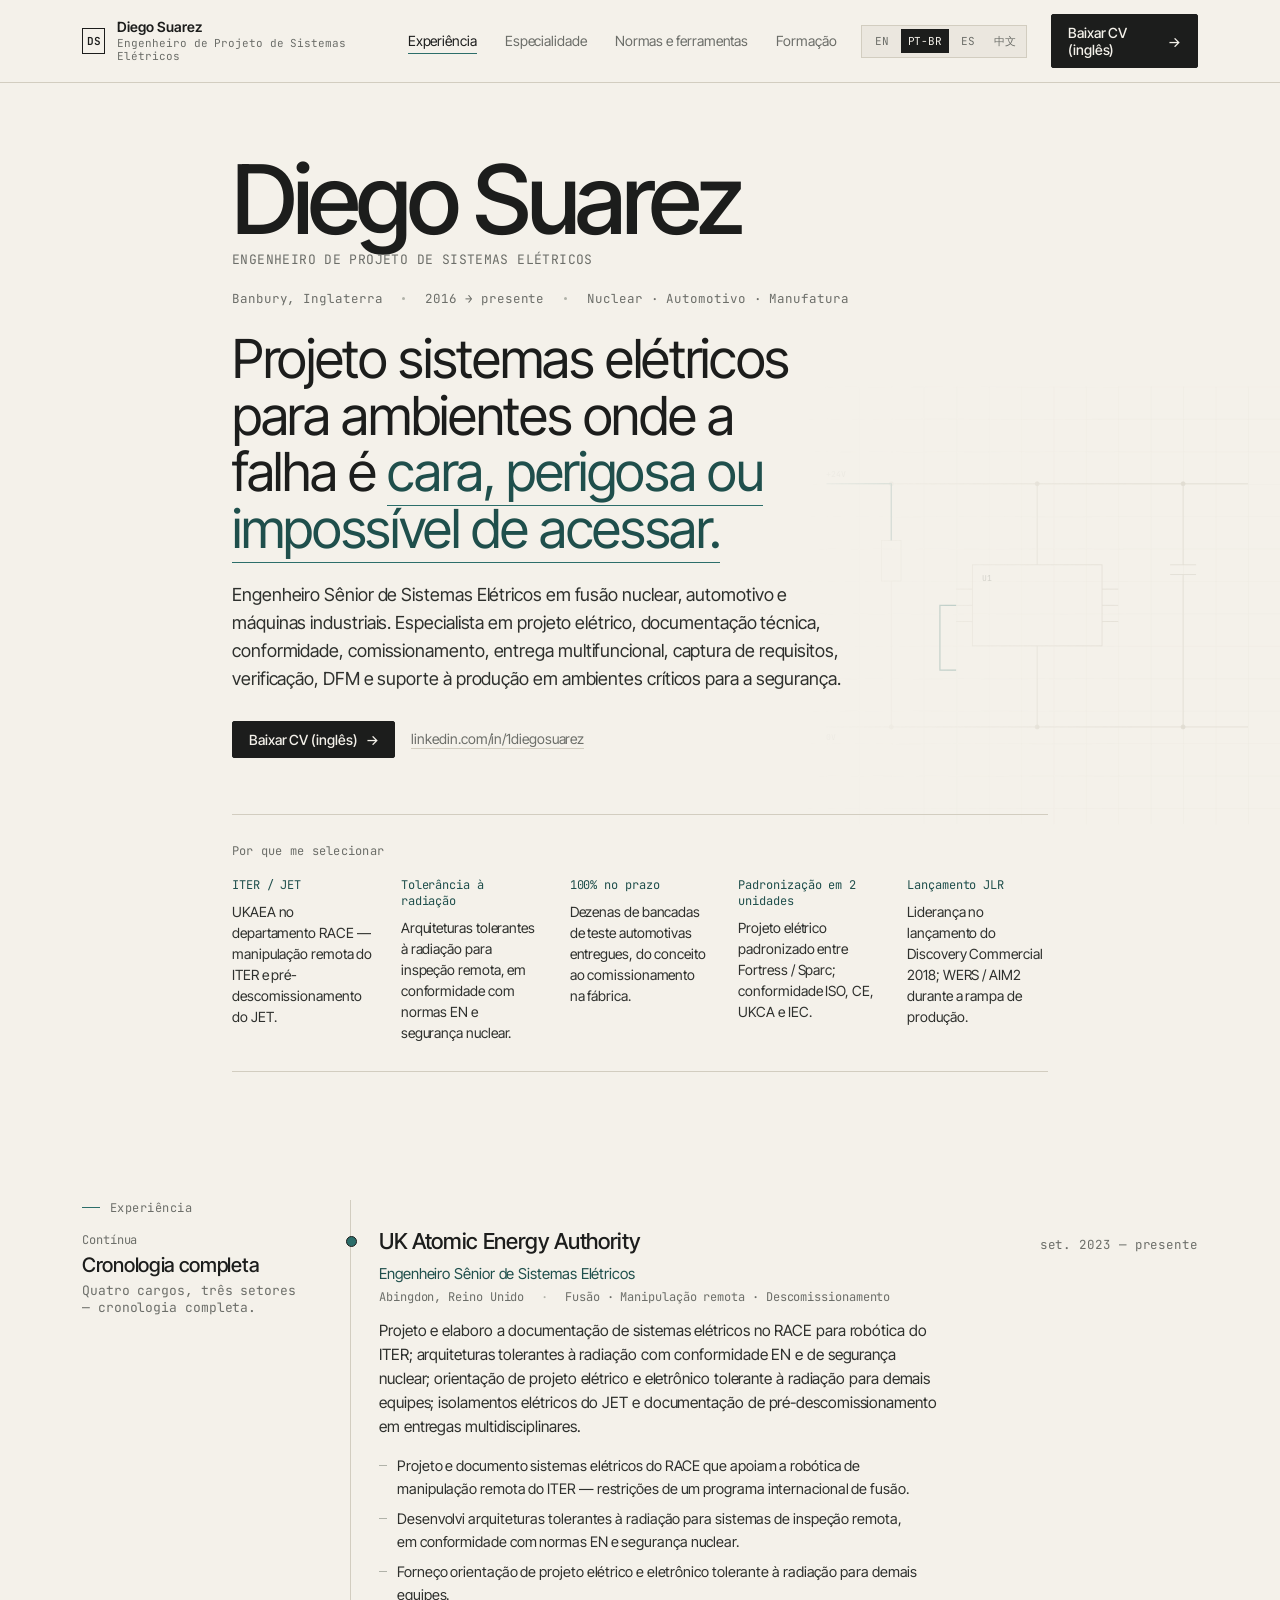
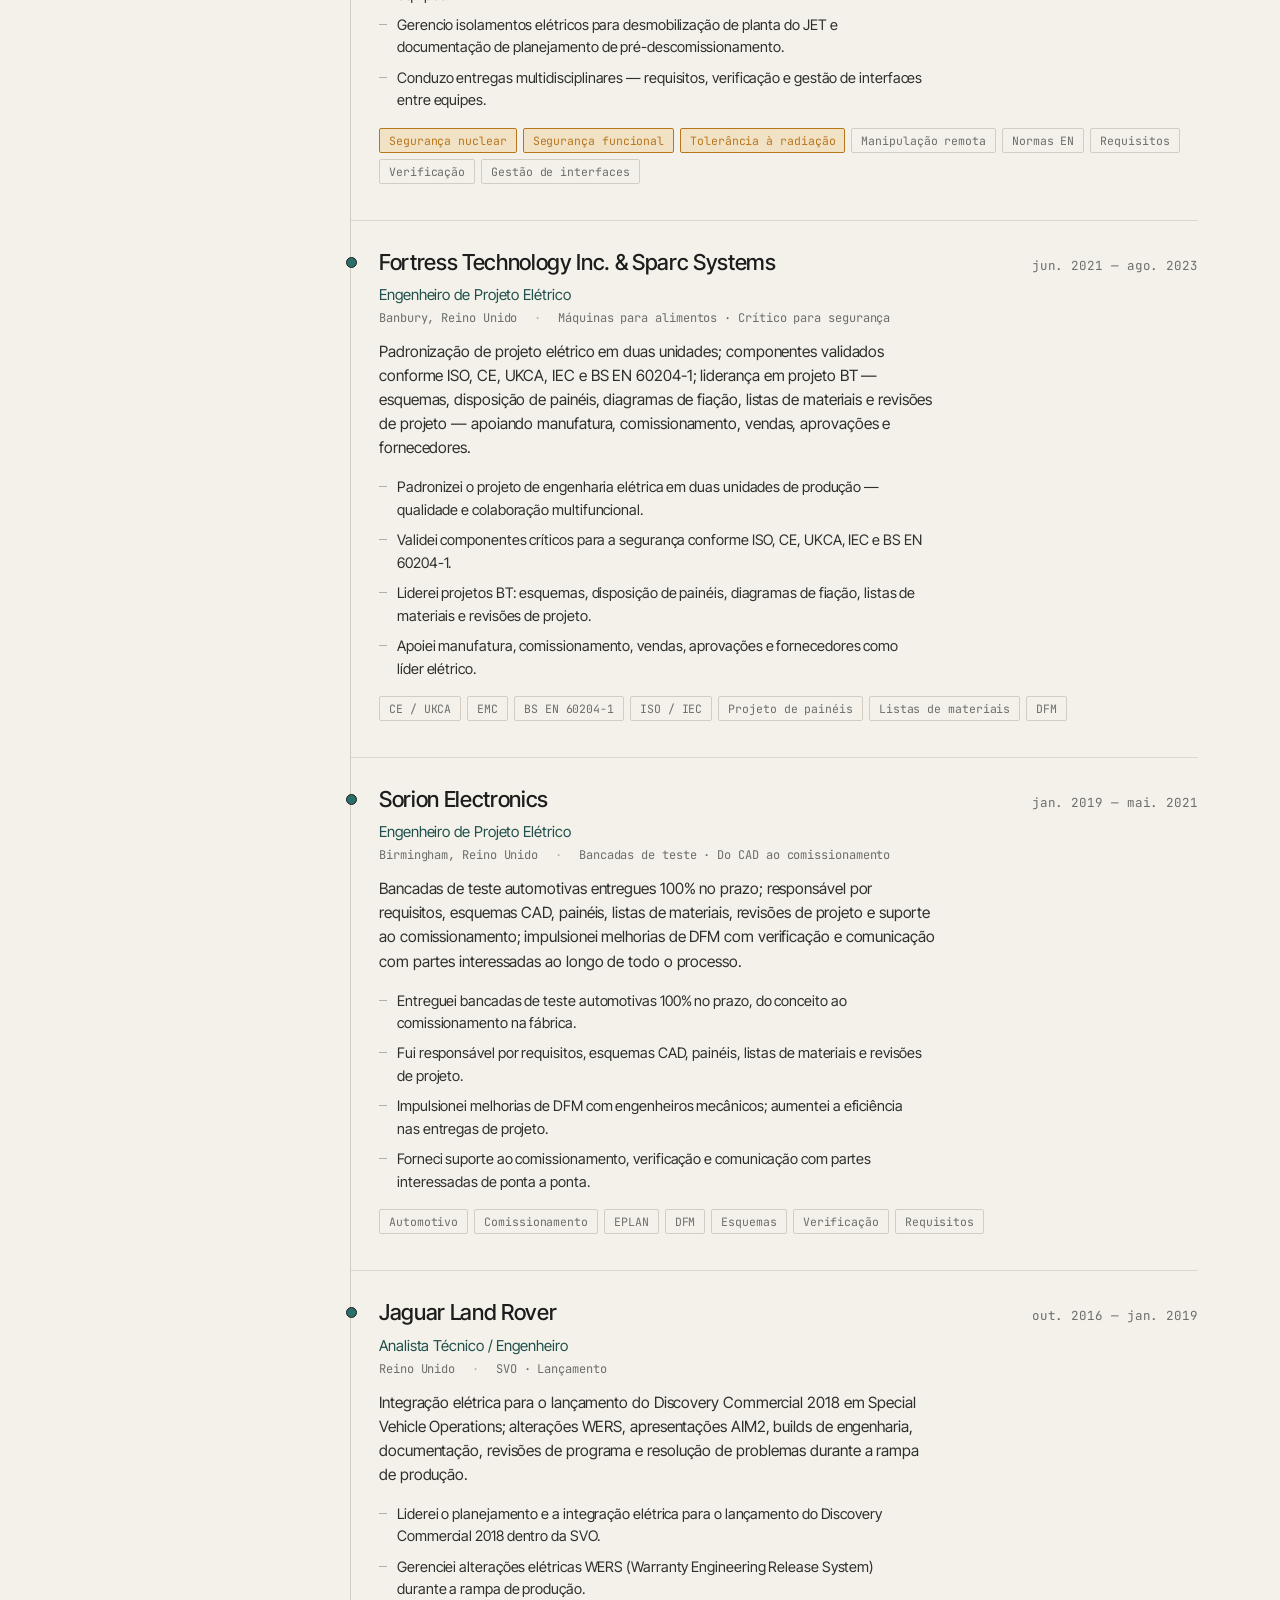
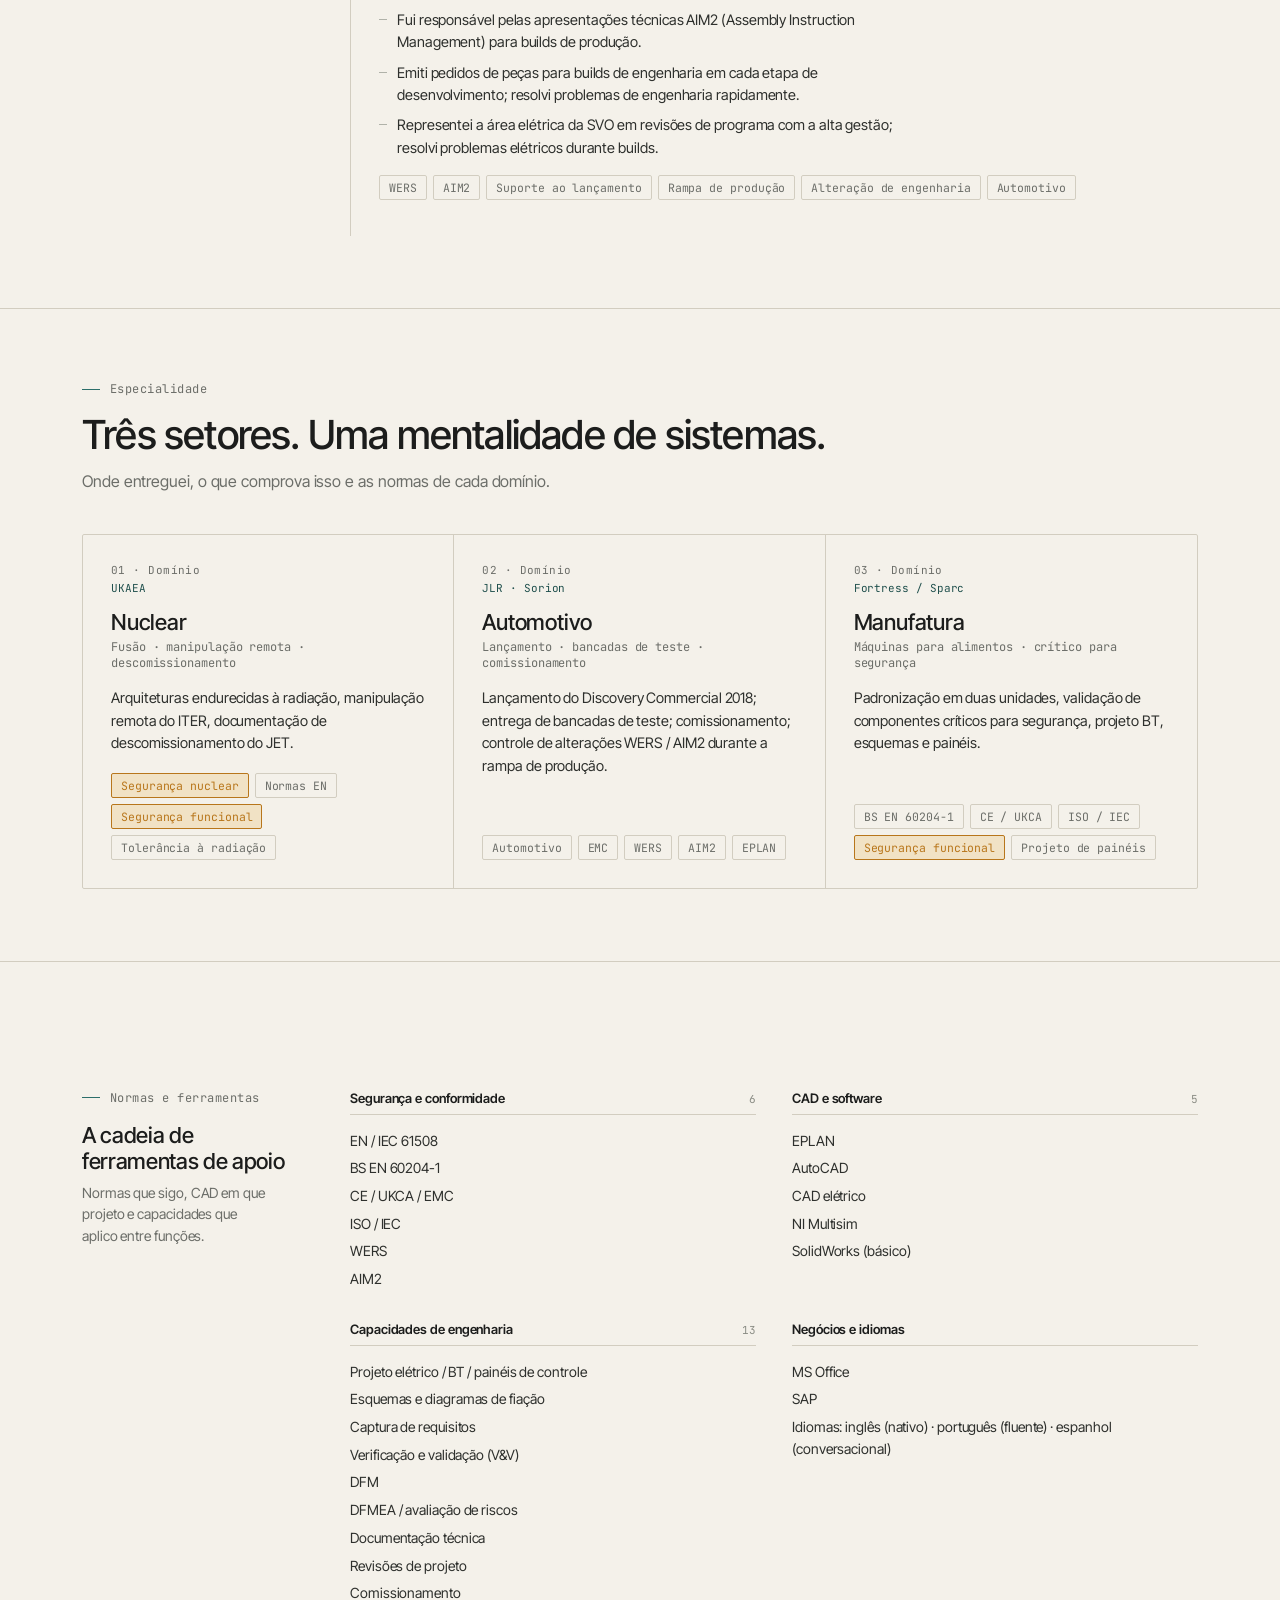
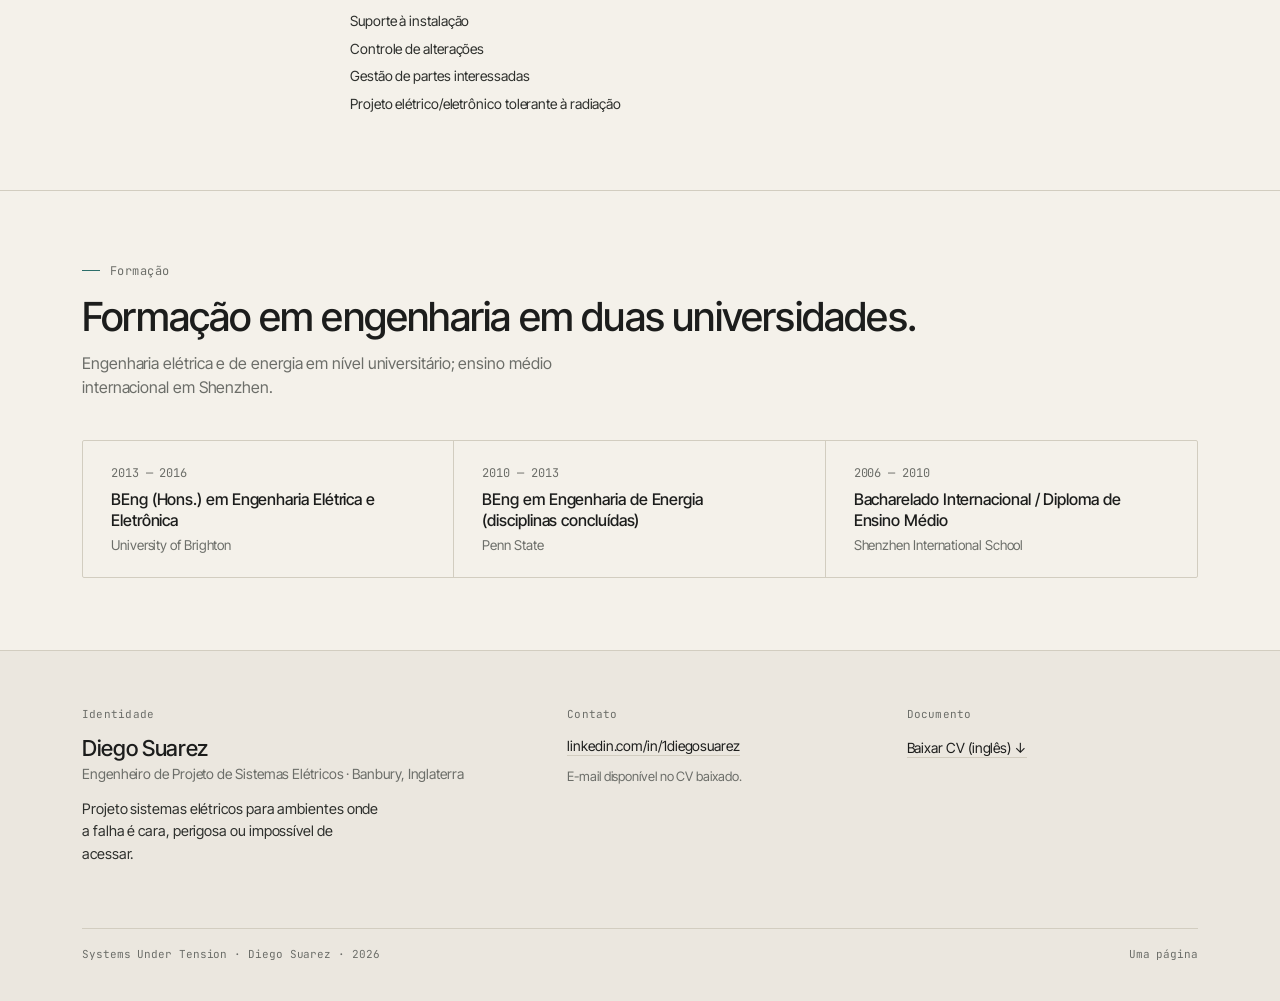
<file: pt-br/index.html>
<!DOCTYPE html>
<html lang="pt-BR">
<head>
<meta charset="UTF-8">
<meta name="viewport" content="width=device-width, initial-scale=1">
<title>Diego Suarez · Engenheiro Sênior de Projeto Elétrico</title>
<meta name="description" content="Diego Suarez — Engenheiro de Projeto de Sistemas Elétricos em fusão nuclear, automotivo e máquinas industriais.">
<link rel="preconnect" href="https://fonts.googleapis.com">
<link rel="preconnect" href="https://fonts.gstatic.com" crossorigin>
<link href="https://fonts.googleapis.com/css2?family=Inter+Tight:wght@400;500;600&family=JetBrains+Mono:wght@400;500&display=swap" rel="stylesheet">
<link rel="alternate" hreflang="en" href="../index.html">
<link rel="alternate" hreflang="pt-BR" href="../pt-br/index.html">
<link rel="alternate" hreflang="es" href="../es/index.html">
<link rel="alternate" hreflang="zh-CN" href="../zh-cn/index.html">
<link rel="alternate" hreflang="x-default" href="../index.html">
<link rel="stylesheet" href="../styles.css?v=20260503">
</head>
<body>

<header class="header">
  <div class="header-inner">
    <a href="#top" class="brand" data-jump="top">
      <div class="brand-mark">DS</div>
      <div class="brand-text">
        <div class="brand-name">Diego Suarez</div>
        <div class="brand-sub">Engenheiro de Projeto de Sistemas Elétricos</div>
      </div>
    </a>
    <nav class="nav-links" aria-label="Seções">
      <a href="#experience" data-jump="experience">Experiência</a>
      <a href="#expertise" data-jump="expertise">Especialidade</a>
      <a href="#toolchain" data-jump="toolchain">Normas e ferramentas</a>
      <a href="#education" data-jump="education">Formação</a>
    </nav>
    <nav class="language-switcher" aria-label="Idioma">
      <a href="../index.html" hreflang="en" lang="en">EN</a>
      <a href="../pt-br/index.html" hreflang="pt-BR" lang="pt-BR" aria-current="page">PT-BR</a>
      <a href="../es/index.html" hreflang="es" lang="es">ES</a>
      <a href="../zh-cn/index.html" hreflang="zh-CN" lang="zh-CN">中文</a>
    </nav>
    <div class="header-cta">
      <a class="btn" href="../Diego_Suarez_CV.pdf" download="Diego_Suarez_CV.pdf">
        Baixar CV (inglês) <span class="arrow">→</span>
      </a>
    </div>
  </div>
</header>

<section id="top" class="hero">
  <div class="hero-bg">
    <svg viewBox="0 0 600 540" preserveAspectRatio="xMidYMid meet" aria-hidden="true">
      <defs>
        <pattern id="sg" width="40" height="40" patternUnits="userSpaceOnUse">
          <path d="M 40 0 L 0 0 0 40" fill="none" stroke="var(--rule)" stroke-width="0.5"></path>
        </pattern>
      </defs>
      <rect width="600" height="540" fill="url(#sg)" opacity="0.7"></rect>

      <g fill="none" stroke="var(--rule)" stroke-width="1">
        <line x1="40" y1="120" x2="560" y2="120"></line>
        <line x1="40" y1="420" x2="560" y2="420"></line>

        <!-- IC -->
        <rect x="220" y="220" width="160" height="100"></rect>
        <line x1="300" y1="120" x2="300" y2="220"></line>
        <line x1="300" y1="320" x2="300" y2="420"></line>
        <line x1="220" y1="250" x2="200" y2="250"></line>
        <line x1="380" y1="250" x2="400" y2="250"></line>
        <line x1="220" y1="270" x2="200" y2="270"></line>
        <line x1="380" y1="270" x2="400" y2="270"></line>
        <line x1="220" y1="290" x2="200" y2="290"></line>
        <line x1="380" y1="290" x2="400" y2="290"></line>

        <!-- Resistor -->
        <line x1="120" y1="120" x2="120" y2="190"></line>
        <rect x="108" y="190" width="24" height="50"></rect>
        <line x1="120" y1="240" x2="120" y2="420"></line>

        <!-- Capacitor -->
        <line x1="480" y1="120" x2="480" y2="220"></line>
        <line x1="464" y1="220" x2="496" y2="220"></line>
        <line x1="464" y1="232" x2="496" y2="232"></line>
        <line x1="480" y1="232" x2="480" y2="420"></line>

        <!-- Junction dots -->
        <circle cx="120" cy="120" r="2.5" fill="var(--rule)"></circle>
        <circle cx="120" cy="420" r="2.5" fill="var(--rule)"></circle>
        <circle cx="300" cy="120" r="2.5" fill="var(--rule)"></circle>
        <circle cx="300" cy="420" r="2.5" fill="var(--rule)"></circle>
        <circle cx="480" cy="120" r="2.5" fill="var(--rule)"></circle>
        <circle cx="480" cy="420" r="2.5" fill="var(--rule)"></circle>
      </g>

      <!-- Live trace -->
      <g fill="none" stroke="var(--accent)" stroke-width="1.5">
        <path d="M 40 120 L 120 120 L 120 190" stroke-dasharray="280" stroke-dashoffset="280">
          <animate attributeName="stroke-dashoffset" from="280" to="0" dur="1.6s" fill="freeze" begin="0.4s"></animate>
        </path>
        <path d="M 200 270 L 180 270 L 180 350 L 300 350" stroke-dasharray="240" stroke-dashoffset="240">
          <animate attributeName="stroke-dashoffset" from="240" to="0" dur="1.6s" fill="freeze" begin="1s"></animate>
        </path>
      </g>

      <g font-family="var(--mono)" font-size="10" fill="var(--muted-2)">
        <text x="40" y="112">+24V</text>
        <text x="40" y="436">0V</text>
        <text x="232" y="240">U1</text>
      </g>
    </svg>
  </div>

  <div class="shell hero-inner">
    <div class="hero-name">
      <span class="hero-person">Diego Suarez</span>
      <span class="hero-role">Engenheiro de Projeto de Sistemas Elétricos</span>
    </div>

    <div class="hero-meta">
      <span>Banbury, Inglaterra</span>
      <span>2016 → presente</span>
      <span>Nuclear · Automotivo · Manufatura</span>
    </div>

    <h1 class="hero-title">
      Projeto sistemas elétricos para ambientes onde a falha é <em>cara, perigosa ou impossível de acessar.</em>
    </h1>

    <p class="hero-summary">Engenheiro Sênior de Sistemas Elétricos em fusão nuclear, automotivo e máquinas industriais. Especialista em projeto elétrico, documentação técnica, conformidade, comissionamento, entrega multifuncional, captura de requisitos, verificação, DFM e suporte à produção em ambientes críticos para a segurança.</p>

    <div class="hero-actions">
      <a class="btn" href="../Diego_Suarez_CV.pdf" download="Diego_Suarez_CV.pdf">
        Baixar CV (inglês) <span class="arrow">→</span>
      </a>
      <div class="contact">
        <a href="https://linkedin.com/in/1diegosuarez" target="_blank" rel="noopener noreferrer">linkedin.com/in/1diegosuarez</a>
      </div>
    </div>

    <div class="highlights">
      <div class="highlights-label">Por que me selecionar</div>
      <div class="highlights-grid">
        <div class="highlight">
          <div class="h-key">ITER / JET</div>
          <div class="h-val">UKAEA no departamento RACE — manipulação remota do ITER e pré-descomissionamento do JET.</div>
        </div>
        <div class="highlight">
          <div class="h-key">Tolerância à radiação</div>
          <div class="h-val">Arquiteturas tolerantes à radiação para inspeção remota, em conformidade com normas EN e segurança nuclear.</div>
        </div>
        <div class="highlight">
          <div class="h-key">100% no prazo</div>
          <div class="h-val">Dezenas de bancadas de teste automotivas entregues, do conceito ao comissionamento na fábrica.</div>
        </div>
        <div class="highlight">
          <div class="h-key">Padronização em 2 unidades</div>
          <div class="h-val">Projeto elétrico padronizado entre Fortress / Sparc; conformidade ISO, CE, UKCA e IEC.</div>
        </div>
        <div class="highlight">
          <div class="h-key">Lançamento JLR</div>
          <div class="h-val">Liderança no lançamento do Discovery Commercial 2018; WERS / AIM2 durante a rampa de produção.</div>
        </div>
      </div>
    </div>
  </div>
</section>

<section id="experience" class="section">
  <div class="shell">
    <div class="experience-grid">
      <aside class="experience-side">
        <div class="eyebrow">Experiência</div>
        <div class="label">Contínua</div>
        <div class="total">Cronologia completa</div>
        <div class="range">Quatro cargos, três setores — cronologia completa.</div>
      </aside>

      <div class="timeline">

        <article class="role">
          <div class="role-head">
            <div class="role-employer">UK Atomic Energy Authority</div>
            <div class="role-dates">set. 2023 — presente</div>
          </div>
          <div class="role-title">Engenheiro Sênior de Sistemas Elétricos</div>
          <div class="role-meta">
            <span>Abingdon, Reino Unido</span>
            <span class="sep">·</span>
            <span>Fusão · Manipulação remota · Descomissionamento</span>
          </div>
          <p class="role-summary">Projeto e elaboro a documentação de sistemas elétricos no RACE para robótica do ITER; arquiteturas tolerantes à radiação com conformidade EN e de segurança nuclear; orientação de projeto elétrico e eletrônico tolerante à radiação para demais equipes; isolamentos elétricos do JET e documentação de pré-descomissionamento em entregas multidisciplinares.</p>
          <ul class="role-bullets">
            <li>Projeto e documento sistemas elétricos do RACE que apoiam a robótica de manipulação remota do ITER — restrições de um programa internacional de fusão.</li>
            <li>Desenvolvi arquiteturas tolerantes à radiação para sistemas de inspeção remota, em conformidade com normas EN e segurança nuclear.</li>
            <li>Forneço orientação de projeto elétrico e eletrônico tolerante à radiação para demais equipes.</li>
            <li>Gerencio isolamentos elétricos para desmobilização de planta do JET e documentação de planejamento de pré-descomissionamento.</li>
            <li>Conduzo entregas multidisciplinares — requisitos, verificação e gestão de interfaces entre equipes.</li>
          </ul>
          <div class="role-tags">
            <span class="tag amber">Segurança nuclear</span>
            <span class="tag amber">Segurança funcional</span>
            <span class="tag amber">Tolerância à radiação</span>
            <span class="tag">Manipulação remota</span>
            <span class="tag">Normas EN</span>
            <span class="tag">Requisitos</span>
            <span class="tag">Verificação</span>
            <span class="tag">Gestão de interfaces</span>
          </div>
        </article>

        <article class="role">
          <div class="role-head">
            <div class="role-employer">Fortress Technology Inc. &amp; Sparc Systems</div>
            <div class="role-dates">jun. 2021 — ago. 2023</div>
          </div>
          <div class="role-title">Engenheiro de Projeto Elétrico</div>
          <div class="role-meta">
            <span>Banbury, Reino Unido</span>
            <span class="sep">·</span>
            <span>Máquinas para alimentos · Crítico para segurança</span>
          </div>
          <p class="role-summary">Padronização de projeto elétrico em duas unidades; componentes validados conforme ISO, CE, UKCA, IEC e BS EN 60204-1; liderança em projeto BT — esquemas, disposição de painéis, diagramas de fiação, listas de materiais e revisões de projeto — apoiando manufatura, comissionamento, vendas, aprovações e fornecedores.</p>
          <ul class="role-bullets">
            <li>Padronizei o projeto de engenharia elétrica em duas unidades de produção — qualidade e colaboração multifuncional.</li>
            <li>Validei componentes críticos para a segurança conforme ISO, CE, UKCA, IEC e BS EN 60204-1.</li>
            <li>Liderei projetos BT: esquemas, disposição de painéis, diagramas de fiação, listas de materiais e revisões de projeto.</li>
            <li>Apoiei manufatura, comissionamento, vendas, aprovações e fornecedores como líder elétrico.</li>
          </ul>
          <div class="role-tags">
            <span class="tag">CE / UKCA</span>
            <span class="tag">EMC</span>
            <span class="tag">BS EN 60204-1</span>
            <span class="tag">ISO / IEC</span>
            <span class="tag">Projeto de painéis</span>
            <span class="tag">Listas de materiais</span>
            <span class="tag">DFM</span>
          </div>
        </article>

        <article class="role">
          <div class="role-head">
            <div class="role-employer">Sorion Electronics</div>
            <div class="role-dates">jan. 2019 — mai. 2021</div>
          </div>
          <div class="role-title">Engenheiro de Projeto Elétrico</div>
          <div class="role-meta">
            <span>Birmingham, Reino Unido</span>
            <span class="sep">·</span>
            <span>Bancadas de teste · Do CAD ao comissionamento</span>
          </div>
          <p class="role-summary">Bancadas de teste automotivas entregues 100% no prazo; responsável por requisitos, esquemas CAD, painéis, listas de materiais, revisões de projeto e suporte ao comissionamento; impulsionei melhorias de DFM com verificação e comunicação com partes interessadas ao longo de todo o processo.</p>
          <ul class="role-bullets">
            <li>Entreguei bancadas de teste automotivas 100% no prazo, do conceito ao comissionamento na fábrica.</li>
            <li>Fui responsável por requisitos, esquemas CAD, painéis, listas de materiais e revisões de projeto.</li>
            <li>Impulsionei melhorias de DFM com engenheiros mecânicos; aumentei a eficiência nas entregas de projeto.</li>
            <li>Forneci suporte ao comissionamento, verificação e comunicação com partes interessadas de ponta a ponta.</li>
          </ul>
          <div class="role-tags">
            <span class="tag">Automotivo</span>
            <span class="tag">Comissionamento</span>
            <span class="tag">EPLAN</span>
            <span class="tag">DFM</span>
            <span class="tag">Esquemas</span>
            <span class="tag">Verificação</span>
            <span class="tag">Requisitos</span>
          </div>
        </article>

        <article class="role">
          <div class="role-head">
            <div class="role-employer">Jaguar Land Rover</div>
            <div class="role-dates">out. 2016 — jan. 2019</div>
          </div>
          <div class="role-title">Analista Técnico / Engenheiro</div>
          <div class="role-meta">
            <span>Reino Unido</span>
            <span class="sep">·</span>
            <span>SVO · Lançamento</span>
          </div>
          <p class="role-summary">Integração elétrica para o lançamento do Discovery Commercial 2018 em Special Vehicle Operations; alterações WERS, apresentações AIM2, builds de engenharia, documentação, revisões de programa e resolução de problemas durante a rampa de produção.</p>
          <ul class="role-bullets">
            <li>Liderei o planejamento e a integração elétrica para o lançamento do Discovery Commercial 2018 dentro da SVO.</li>
            <li>Gerenciei alterações elétricas WERS (Warranty Engineering Release System) durante a rampa de produção.</li>
            <li>Fui responsável pelas apresentações técnicas AIM2 (Assembly Instruction Management) para builds de produção.</li>
            <li>Emiti pedidos de peças para builds de engenharia em cada etapa de desenvolvimento; resolvi problemas de engenharia rapidamente.</li>
            <li>Representei a área elétrica da SVO em revisões de programa com a alta gestão; resolvi problemas elétricos durante builds.</li>
          </ul>
          <div class="role-tags">
            <span class="tag">WERS</span>
            <span class="tag">AIM2</span>
            <span class="tag">Suporte ao lançamento</span>
            <span class="tag">Rampa de produção</span>
            <span class="tag">Alteração de engenharia</span>
            <span class="tag">Automotivo</span>
          </div>
        </article>

      </div>
    </div>
  </div>
</section>

<section id="expertise" class="section">
  <div class="shell">
    <div class="eyebrow">Especialidade</div>
    <h2 class="section-title">Três setores. Uma mentalidade de sistemas.</h2>
    <p class="section-lede">Onde entreguei, o que comprova isso e as normas de cada domínio.</p>

    <div class="expertise-grid">

      <div class="expertise-card">
        <div class="e-num">01 · Domínio</div>
        <div class="e-where">UKAEA</div>
        <div class="e-label">Nuclear</div>
        <div class="e-sub">Fusão · manipulação remota · descomissionamento</div>
        <p class="e-proof">Arquiteturas endurecidas à radiação, manipulação remota do ITER, documentação de descomissionamento do JET.</p>
        <div class="e-tags">
          <span class="tag amber">Segurança nuclear</span>
          <span class="tag">Normas EN</span>
          <span class="tag amber">Segurança funcional</span>
          <span class="tag">Tolerância à radiação</span>
        </div>
      </div>

      <div class="expertise-card">
        <div class="e-num">02 · Domínio</div>
        <div class="e-where">JLR · Sorion</div>
        <div class="e-label">Automotivo</div>
        <div class="e-sub">Lançamento · bancadas de teste · comissionamento</div>
        <p class="e-proof">Lançamento do Discovery Commercial 2018; entrega de bancadas de teste; comissionamento; controle de alterações WERS / AIM2 durante a rampa de produção.</p>
        <div class="e-tags">
          <span class="tag">Automotivo</span>
          <span class="tag">EMC</span>
          <span class="tag">WERS</span>
          <span class="tag">AIM2</span>
          <span class="tag">EPLAN</span>
        </div>
      </div>

      <div class="expertise-card">
        <div class="e-num">03 · Domínio</div>
        <div class="e-where">Fortress / Sparc</div>
        <div class="e-label">Manufatura</div>
        <div class="e-sub">Máquinas para alimentos · crítico para segurança</div>
        <p class="e-proof">Padronização em duas unidades, validação de componentes críticos para segurança, projeto BT, esquemas e painéis.</p>
        <div class="e-tags">
          <span class="tag">BS EN 60204-1</span>
          <span class="tag">CE / UKCA</span>
          <span class="tag">ISO / IEC</span>
          <span class="tag amber">Segurança funcional</span>
          <span class="tag">Projeto de painéis</span>
        </div>
      </div>

    </div>
  </div>
</section>

<section id="toolchain" class="section">
  <div class="shell">
    <div class="toolchain">
      <aside class="toolchain-side">
        <div class="eyebrow">Normas e ferramentas</div>
        <h3>A cadeia de ferramentas de apoio</h3>
        <p>Normas que sigo, CAD em que projeto e capacidades que aplico entre funções.</p>
      </aside>

      <div class="toolchain-grid">
        <div class="tc-block">
          <h4>Segurança e conformidade <span class="count">6</span></h4>
          <ul>
            <li>EN / IEC 61508</li>
            <li>BS EN 60204-1</li>
            <li>CE / UKCA / EMC</li>
            <li>ISO / IEC</li>
            <li>WERS</li>
            <li>AIM2</li>
          </ul>
        </div>
        <div class="tc-block">
          <h4>CAD e software <span class="count">5</span></h4>
          <ul>
            <li>EPLAN</li>
            <li>AutoCAD</li>
            <li>CAD elétrico</li>
            <li>NI Multisim</li>
            <li>SolidWorks (básico)</li>
          </ul>
        </div>
        <div class="tc-block">
          <h4>Capacidades de engenharia <span class="count">13</span></h4>
          <ul>
            <li>Projeto elétrico / BT / painéis de controle</li>
            <li>Esquemas e diagramas de fiação</li>
            <li>Captura de requisitos</li>
            <li>Verificação e validação (V&amp;V)</li>
            <li>DFM</li>
            <li>DFMEA / avaliação de riscos</li>
            <li>Documentação técnica</li>
            <li>Revisões de projeto</li>
            <li>Comissionamento</li>
            <li>Suporte à instalação</li>
            <li>Controle de alterações</li>
            <li>Gestão de partes interessadas</li>
            <li>Projeto elétrico/eletrônico tolerante à radiação</li>
          </ul>
        </div>
        <div class="tc-block">
          <h4>Negócios e idiomas</h4>
          <ul>
            <li>MS Office</li>
            <li>SAP</li>
            <li class="tc-languages">
              Idiomas: inglês (nativo) · português (fluente) · espanhol (conversacional)
            </li>
          </ul>
        </div>
      </div>
    </div>
  </div>
</section>

<section id="education" class="section">
  <div class="shell">
    <div class="eyebrow">Formação</div>
    <h2 class="section-title">Formação em engenharia em duas universidades.</h2>
    <p class="section-lede">Engenharia elétrica e de energia em nível universitário; ensino médio internacional em Shenzhen.</p>

    <div class="education-list">
      <div class="edu">
        <div class="e-span">2013 — 2016</div>
        <div class="e-degree">BEng (Hons.) em Engenharia Elétrica e Eletrônica</div>
        <div class="e-inst">University of Brighton</div>
      </div>
      <div class="edu">
        <div class="e-span">2010 — 2013</div>
        <div class="e-degree">BEng em Engenharia de Energia (disciplinas concluídas)</div>
        <div class="e-inst">Penn State</div>
      </div>
      <div class="edu">
        <div class="e-span">2006 — 2010</div>
        <div class="e-degree">Bacharelado Internacional / Diploma de Ensino Médio</div>
        <div class="e-inst">Shenzhen International School</div>
      </div>
    </div>
  </div>
</section>

<footer class="footer">
  <div class="shell">
    <div class="footer-grid">
      <div>
        <h6>Identidade</h6>
        <div class="f-name">Diego Suarez</div>
        <div class="f-role">Engenheiro de Projeto de Sistemas Elétricos · Banbury, Inglaterra</div>
        <p class="f-positioning">Projeto sistemas elétricos para ambientes onde a falha é cara, perigosa ou impossível de acessar.</p>
      </div>
      <div>
        <h6>Contato</h6>
        <a href="https://linkedin.com/in/1diegosuarez" target="_blank" rel="noopener noreferrer">linkedin.com/in/1diegosuarez</a>
        <div class="f-note">E-mail disponível no CV baixado.</div>
      </div>
      <div>
        <h6>Documento</h6>
        <a class="f-cta" href="../Diego_Suarez_CV.pdf" download="Diego_Suarez_CV.pdf">Baixar CV (inglês) <span class="arrow">↓</span></a>
      </div>
    </div>
    <div class="footer-mark">
      <span>Systems Under Tension · Diego Suarez · 2026</span>
      <span>Uma página</span>
    </div>
  </div>
</footer>

<script>
(function () {
  var ids = ["top", "experience", "expertise", "toolchain", "education"];
  var navLinks = document.querySelectorAll(".nav-links a");

  function setActive(id) {
    var targetId = id === "top" ? "experience" : id;
    navLinks.forEach(function (a) {
      a.classList.toggle("active", a.getAttribute("href") === "#" + targetId);
    });
  }

  if ("IntersectionObserver" in window) {
    var obs = new IntersectionObserver(function (entries) {
      entries.forEach(function (e) {
        if (e.isIntersecting) setActive(e.target.id);
      });
    }, { rootMargin: "-30% 0px -55% 0px", threshold: 0 });
    ids.forEach(function (id) {
      var el = document.getElementById(id);
      if (el) obs.observe(el);
    });
  }

  // Set initial active state for the first real nav section in view.
  var activeId = null;
  for (var i = ids.length - 1; i >= 1; i--) {
    var el = document.getElementById(ids[i]);
    if (el && el.getBoundingClientRect().top < window.innerHeight * 0.5) {
      activeId = ids[i];
      break;
    }
  }
  setActive(activeId || ids[1]);

  document.querySelectorAll("[data-jump]").forEach(function (link) {
    link.addEventListener("click", function (ev) {
      var id = link.getAttribute("data-jump");
      var el = document.getElementById(id);
      if (!el) return;
      ev.preventDefault();
      var top = el.getBoundingClientRect().top + window.scrollY - 80;
      window.scrollTo({ top: top, behavior: "smooth" });
    });
  });
})();
</script>

</body>
</html>
</file>
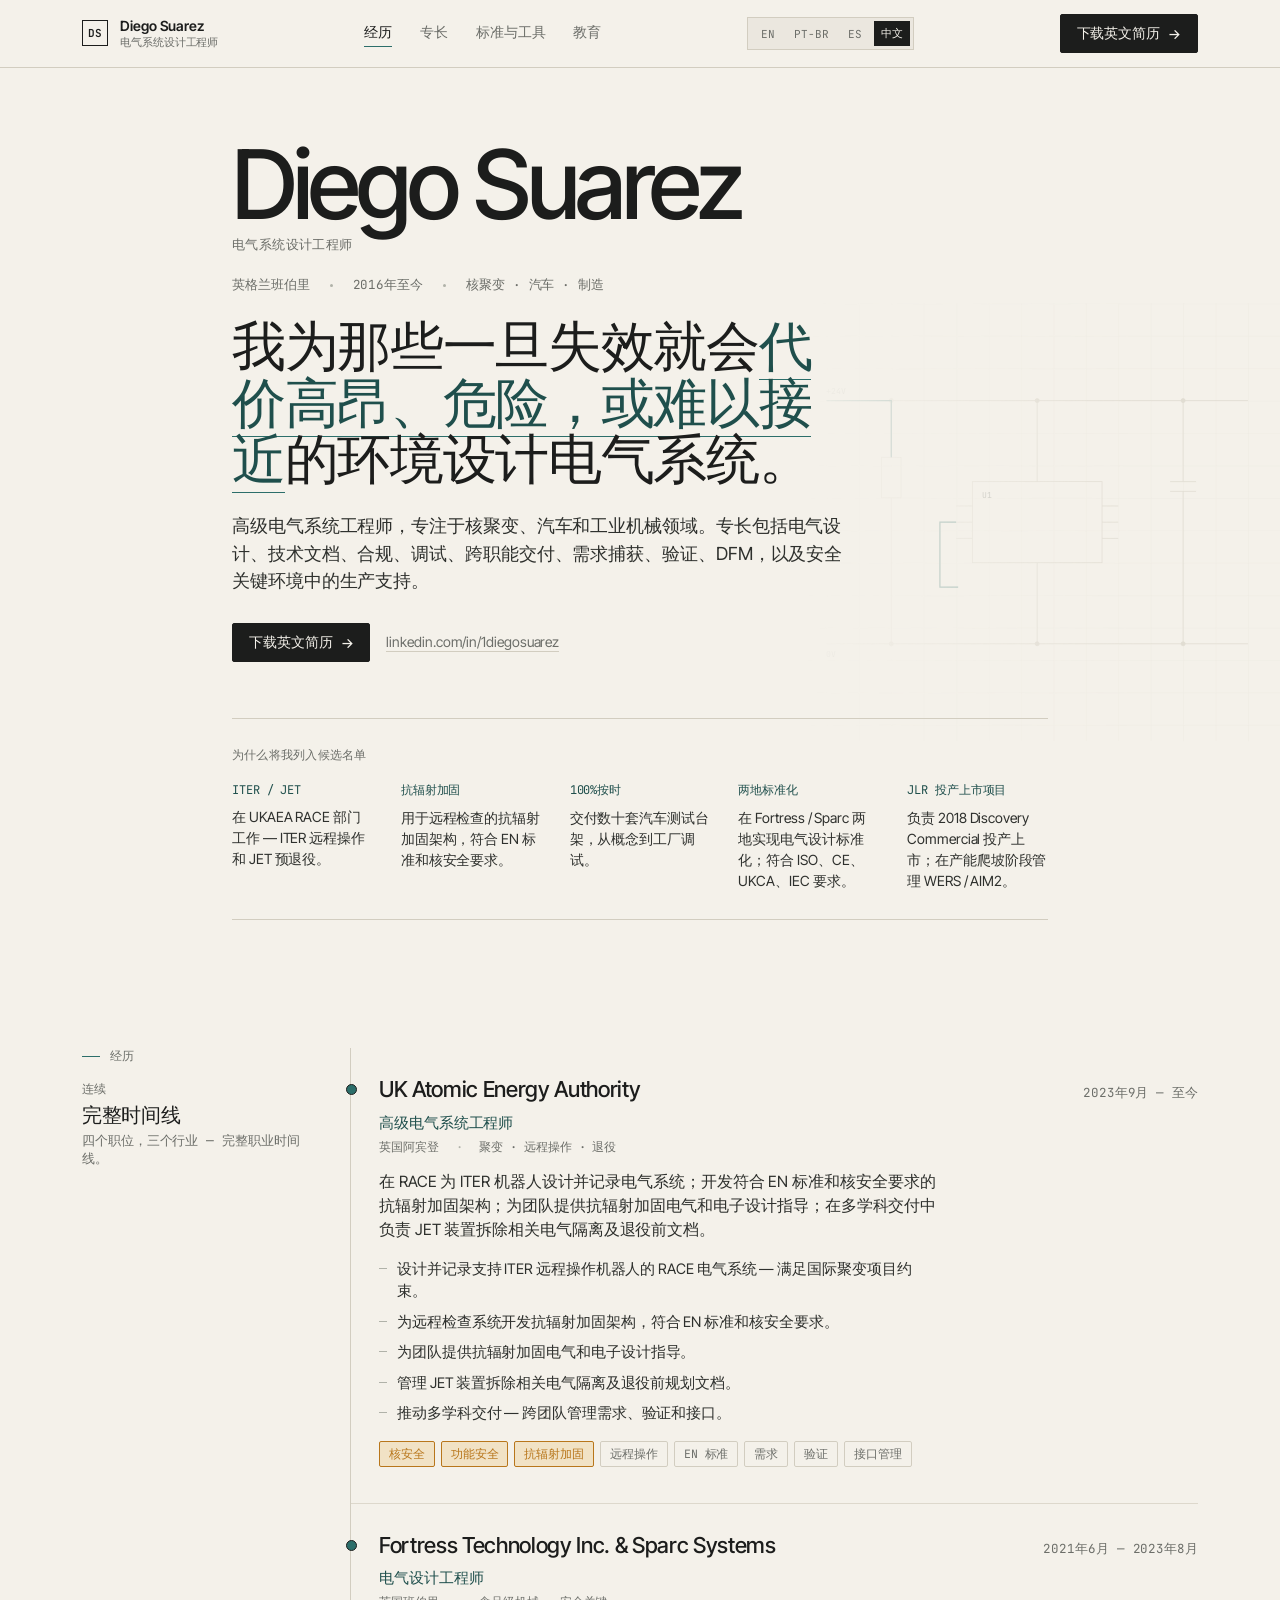
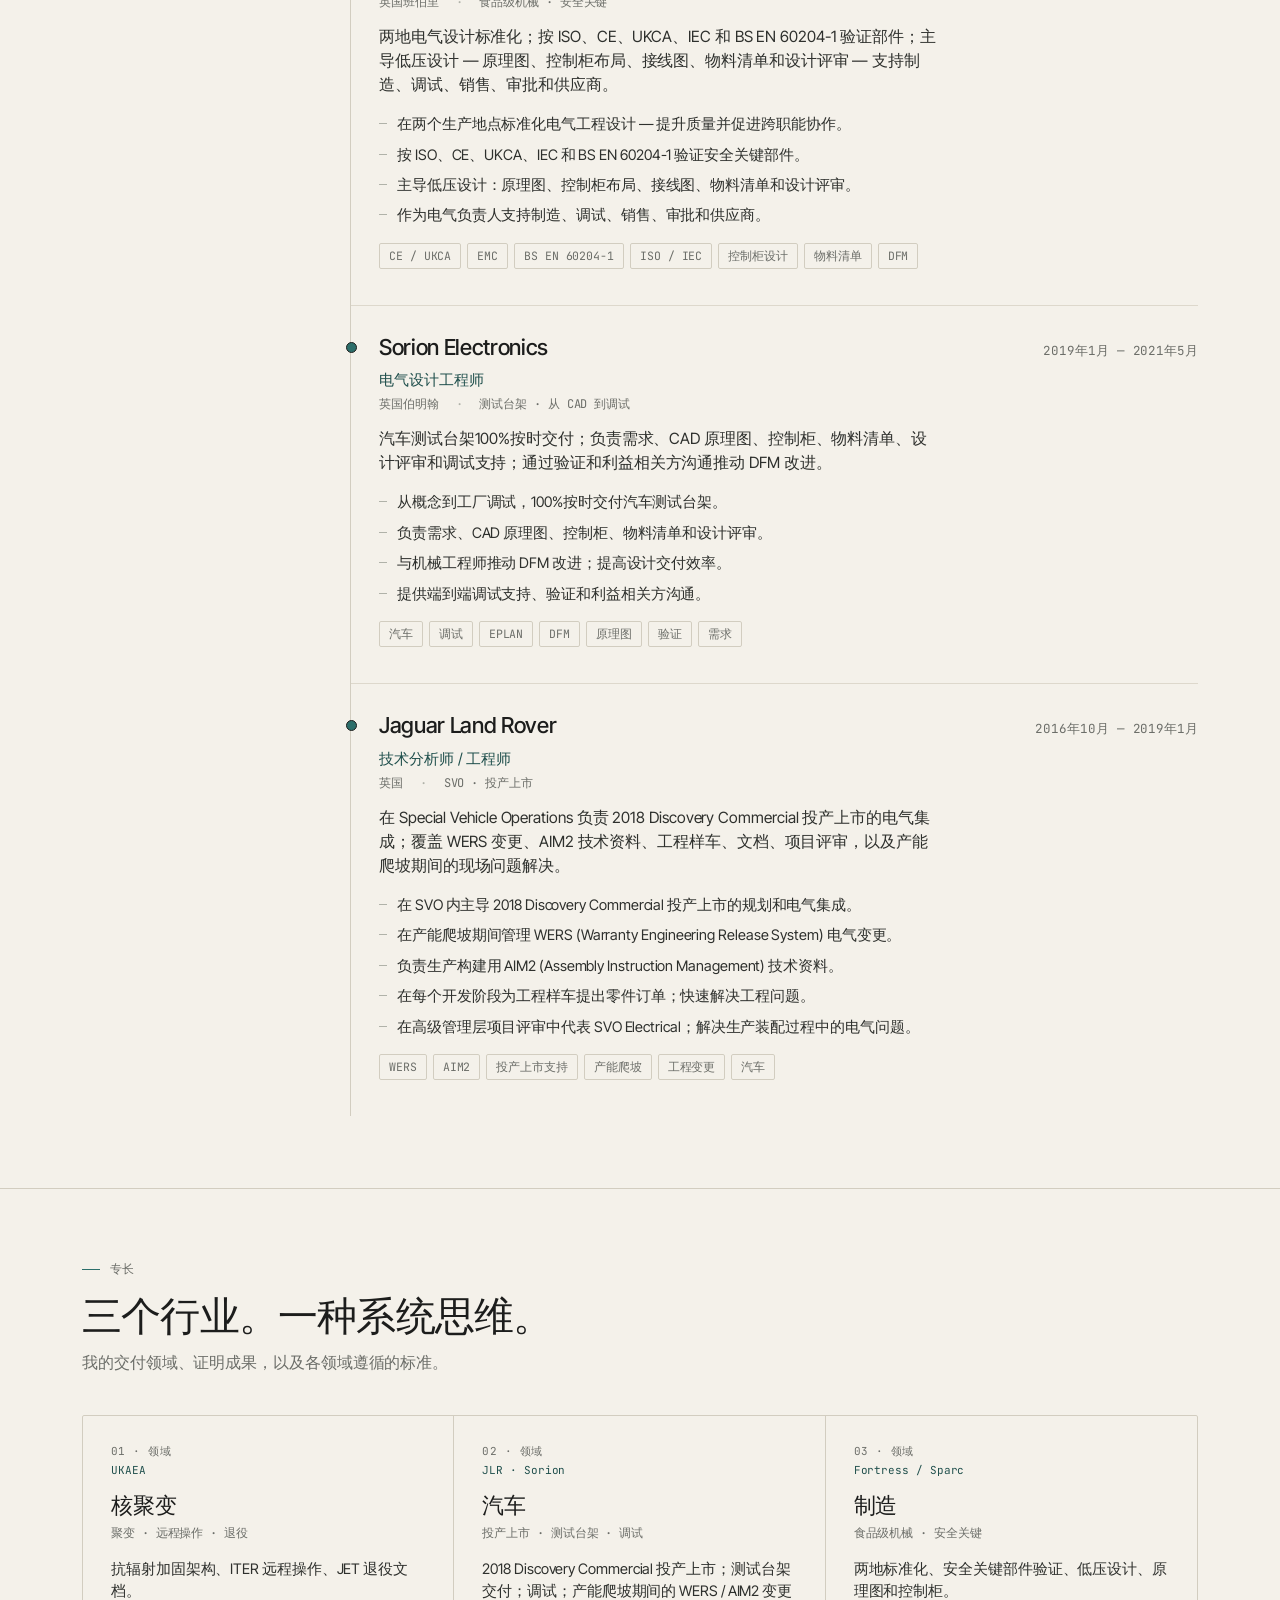
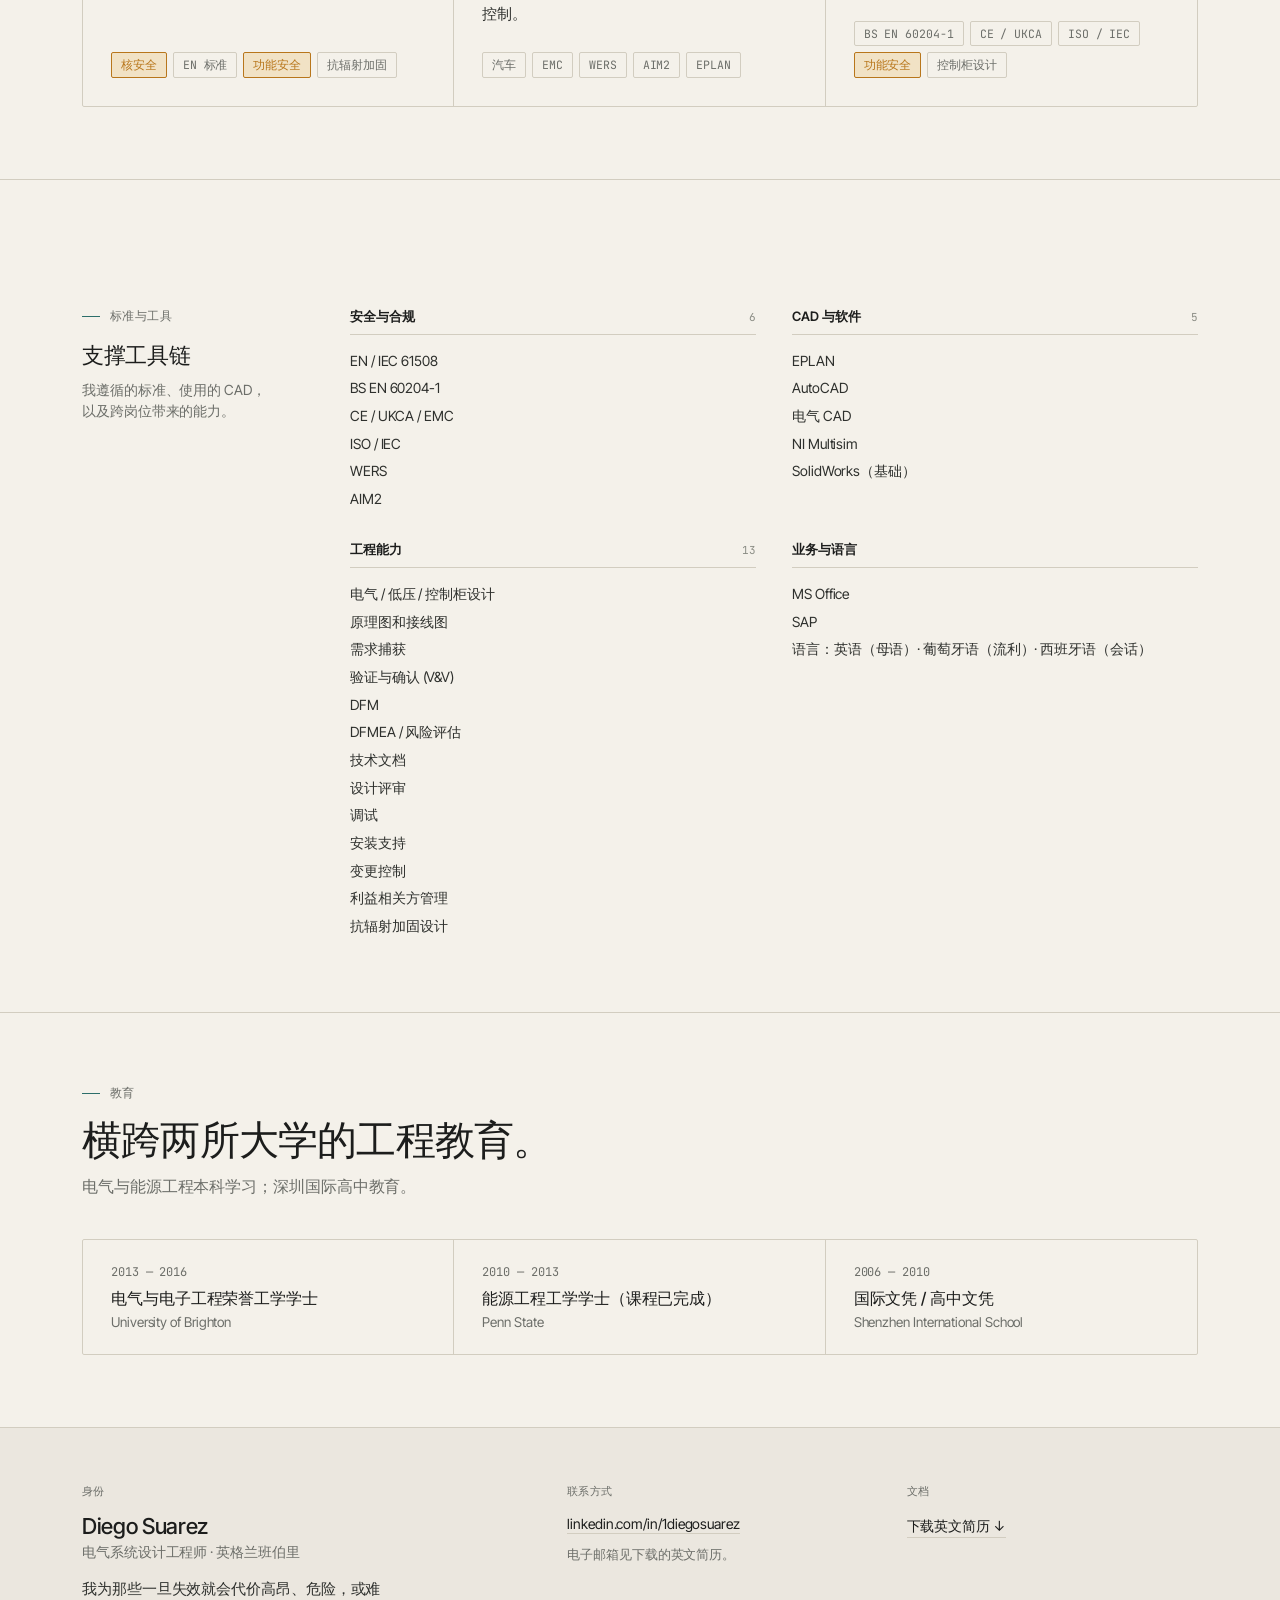
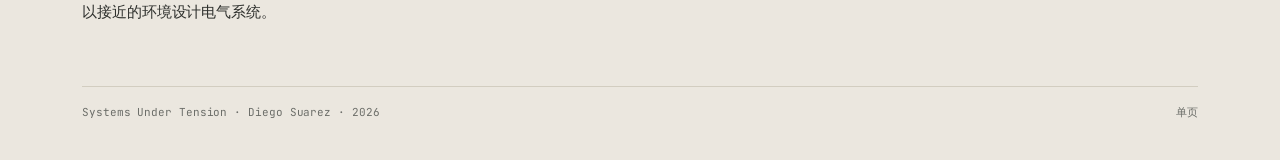
<file: zh-cn/index.html>
<!DOCTYPE html>
<html lang="zh-CN">
<head>
<meta charset="UTF-8">
<meta name="viewport" content="width=device-width, initial-scale=1">
<title>Diego Suarez · 高级电气设计工程师</title>
<meta name="description" content="Diego Suarez — 电气系统设计工程师，专注于核聚变、汽车和工业机械领域。">
<link rel="preconnect" href="https://fonts.googleapis.com">
<link rel="preconnect" href="https://fonts.gstatic.com" crossorigin>
<link href="https://fonts.googleapis.com/css2?family=Inter+Tight:wght@400;500;600&family=JetBrains+Mono:wght@400;500&display=swap" rel="stylesheet">
<link rel="alternate" hreflang="en" href="../index.html">
<link rel="alternate" hreflang="pt-BR" href="../pt-br/index.html">
<link rel="alternate" hreflang="es" href="../es/index.html">
<link rel="alternate" hreflang="zh-CN" href="../zh-cn/index.html">
<link rel="alternate" hreflang="x-default" href="../index.html">
<link rel="stylesheet" href="../styles.css?v=20260503">
</head>
<body>

<header class="header">
  <div class="header-inner">
    <a href="#top" class="brand" data-jump="top">
      <div class="brand-mark">DS</div>
      <div class="brand-text">
        <div class="brand-name">Diego Suarez</div>
        <div class="brand-sub">电气系统设计工程师</div>
      </div>
    </a>
    <nav class="nav-links" aria-label="页面部分">
      <a href="#experience" data-jump="experience">经历</a>
      <a href="#expertise" data-jump="expertise">专长</a>
      <a href="#toolchain" data-jump="toolchain">标准与工具</a>
      <a href="#education" data-jump="education">教育</a>
    </nav>
    <nav class="language-switcher" aria-label="语言">
      <a href="../index.html" hreflang="en" lang="en">EN</a>
      <a href="../pt-br/index.html" hreflang="pt-BR" lang="pt-BR">PT-BR</a>
      <a href="../es/index.html" hreflang="es" lang="es">ES</a>
      <a href="../zh-cn/index.html" hreflang="zh-CN" lang="zh-CN" aria-current="page">中文</a>
    </nav>
    <div class="header-cta">
      <a class="btn" href="../Diego_Suarez_CV.pdf" download="Diego_Suarez_CV.pdf">
        下载英文简历 <span class="arrow">→</span>
      </a>
    </div>
  </div>
</header>

<section id="top" class="hero">
  <div class="hero-bg">
    <svg viewBox="0 0 600 540" preserveAspectRatio="xMidYMid meet" aria-hidden="true">
      <defs>
        <pattern id="sg" width="40" height="40" patternUnits="userSpaceOnUse">
          <path d="M 40 0 L 0 0 0 40" fill="none" stroke="var(--rule)" stroke-width="0.5"></path>
        </pattern>
      </defs>
      <rect width="600" height="540" fill="url(#sg)" opacity="0.7"></rect>

      <g fill="none" stroke="var(--rule)" stroke-width="1">
        <line x1="40" y1="120" x2="560" y2="120"></line>
        <line x1="40" y1="420" x2="560" y2="420"></line>

        <!-- IC -->
        <rect x="220" y="220" width="160" height="100"></rect>
        <line x1="300" y1="120" x2="300" y2="220"></line>
        <line x1="300" y1="320" x2="300" y2="420"></line>
        <line x1="220" y1="250" x2="200" y2="250"></line>
        <line x1="380" y1="250" x2="400" y2="250"></line>
        <line x1="220" y1="270" x2="200" y2="270"></line>
        <line x1="380" y1="270" x2="400" y2="270"></line>
        <line x1="220" y1="290" x2="200" y2="290"></line>
        <line x1="380" y1="290" x2="400" y2="290"></line>

        <!-- Resistor -->
        <line x1="120" y1="120" x2="120" y2="190"></line>
        <rect x="108" y="190" width="24" height="50"></rect>
        <line x1="120" y1="240" x2="120" y2="420"></line>

        <!-- Capacitor -->
        <line x1="480" y1="120" x2="480" y2="220"></line>
        <line x1="464" y1="220" x2="496" y2="220"></line>
        <line x1="464" y1="232" x2="496" y2="232"></line>
        <line x1="480" y1="232" x2="480" y2="420"></line>

        <!-- Junction dots -->
        <circle cx="120" cy="120" r="2.5" fill="var(--rule)"></circle>
        <circle cx="120" cy="420" r="2.5" fill="var(--rule)"></circle>
        <circle cx="300" cy="120" r="2.5" fill="var(--rule)"></circle>
        <circle cx="300" cy="420" r="2.5" fill="var(--rule)"></circle>
        <circle cx="480" cy="120" r="2.5" fill="var(--rule)"></circle>
        <circle cx="480" cy="420" r="2.5" fill="var(--rule)"></circle>
      </g>

      <!-- Live trace -->
      <g fill="none" stroke="var(--accent)" stroke-width="1.5">
        <path d="M 40 120 L 120 120 L 120 190" stroke-dasharray="280" stroke-dashoffset="280">
          <animate attributeName="stroke-dashoffset" from="280" to="0" dur="1.6s" fill="freeze" begin="0.4s"></animate>
        </path>
        <path d="M 200 270 L 180 270 L 180 350 L 300 350" stroke-dasharray="240" stroke-dashoffset="240">
          <animate attributeName="stroke-dashoffset" from="240" to="0" dur="1.6s" fill="freeze" begin="1s"></animate>
        </path>
      </g>

      <g font-family="var(--mono)" font-size="10" fill="var(--muted-2)">
        <text x="40" y="112">+24V</text>
        <text x="40" y="436">0V</text>
        <text x="232" y="240">U1</text>
      </g>
    </svg>
  </div>

  <div class="shell hero-inner">
    <div class="hero-name">
      <span class="hero-person">Diego Suarez</span>
      <span class="hero-role">电气系统设计工程师</span>
    </div>

    <div class="hero-meta">
      <span>英格兰班伯里</span>
      <span>2016年至今</span>
      <span>核聚变 · 汽车 · 制造</span>
    </div>

    <h1 class="hero-title">
      我为那些一旦失效就会<em>代价高昂、危险，或难以接近</em>的环境设计电气系统。
    </h1>

    <p class="hero-summary">高级电气系统工程师，专注于核聚变、汽车和工业机械领域。专长包括电气设计、技术文档、合规、调试、跨职能交付、需求捕获、验证、DFM，以及安全关键环境中的生产支持。</p>

    <div class="hero-actions">
      <a class="btn" href="../Diego_Suarez_CV.pdf" download="Diego_Suarez_CV.pdf">
        下载英文简历 <span class="arrow">→</span>
      </a>
      <div class="contact">
        <a href="https://linkedin.com/in/1diegosuarez" target="_blank" rel="noopener noreferrer">linkedin.com/in/1diegosuarez</a>
      </div>
    </div>

    <div class="highlights">
      <div class="highlights-label">为什么将我列入候选名单</div>
      <div class="highlights-grid">
        <div class="highlight">
          <div class="h-key">ITER / JET</div>
          <div class="h-val">在 UKAEA RACE 部门工作 — ITER 远程操作和 JET 预退役。</div>
        </div>
        <div class="highlight">
          <div class="h-key">抗辐射加固</div>
          <div class="h-val">用于远程检查的抗辐射加固架构，符合 EN 标准和核安全要求。</div>
        </div>
        <div class="highlight">
          <div class="h-key">100%按时</div>
          <div class="h-val">交付数十套汽车测试台架，从概念到工厂调试。</div>
        </div>
        <div class="highlight">
          <div class="h-key">两地标准化</div>
          <div class="h-val">在 Fortress / Sparc 两地实现电气设计标准化；符合 ISO、CE、UKCA、IEC 要求。</div>
        </div>
        <div class="highlight">
          <div class="h-key">JLR 投产上市项目</div>
          <div class="h-val">负责 2018 Discovery Commercial 投产上市；在产能爬坡阶段管理 WERS / AIM2。</div>
        </div>
      </div>
    </div>
  </div>
</section>

<section id="experience" class="section">
  <div class="shell">
    <div class="experience-grid">
      <aside class="experience-side">
        <div class="eyebrow">经历</div>
        <div class="label">连续</div>
        <div class="total">完整时间线</div>
        <div class="range">四个职位，三个行业 — 完整职业时间线。</div>
      </aside>

      <div class="timeline">

        <article class="role">
          <div class="role-head">
            <div class="role-employer">UK Atomic Energy Authority</div>
            <div class="role-dates">2023年9月 — 至今</div>
          </div>
          <div class="role-title">高级电气系统工程师</div>
          <div class="role-meta">
            <span>英国阿宾登</span>
            <span class="sep">·</span>
            <span>聚变 · 远程操作 · 退役</span>
          </div>
          <p class="role-summary">在 RACE 为 ITER 机器人设计并记录电气系统；开发符合 EN 标准和核安全要求的抗辐射加固架构；为团队提供抗辐射加固电气和电子设计指导；在多学科交付中负责 JET 装置拆除相关电气隔离及退役前文档。</p>
          <ul class="role-bullets">
            <li>设计并记录支持 ITER 远程操作机器人的 RACE 电气系统 — 满足国际聚变项目约束。</li>
            <li>为远程检查系统开发抗辐射加固架构，符合 EN 标准和核安全要求。</li>
            <li>为团队提供抗辐射加固电气和电子设计指导。</li>
            <li>管理 JET 装置拆除相关电气隔离及退役前规划文档。</li>
            <li>推动多学科交付 — 跨团队管理需求、验证和接口。</li>
          </ul>
          <div class="role-tags">
            <span class="tag amber">核安全</span>
            <span class="tag amber">功能安全</span>
            <span class="tag amber">抗辐射加固</span>
            <span class="tag">远程操作</span>
            <span class="tag">EN 标准</span>
            <span class="tag">需求</span>
            <span class="tag">验证</span>
            <span class="tag">接口管理</span>
          </div>
        </article>

        <article class="role">
          <div class="role-head">
            <div class="role-employer">Fortress Technology Inc. &amp; Sparc Systems</div>
            <div class="role-dates">2021年6月 — 2023年8月</div>
          </div>
          <div class="role-title">电气设计工程师</div>
          <div class="role-meta">
            <span>英国班伯里</span>
            <span class="sep">·</span>
            <span>食品级机械 · 安全关键</span>
          </div>
          <p class="role-summary">两地电气设计标准化；按 ISO、CE、UKCA、IEC 和 BS EN 60204-1 验证部件；主导低压设计 — 原理图、控制柜布局、接线图、物料清单和设计评审 — 支持制造、调试、销售、审批和供应商。</p>
          <ul class="role-bullets">
            <li>在两个生产地点标准化电气工程设计 — 提升质量并促进跨职能协作。</li>
            <li>按 ISO、CE、UKCA、IEC 和 BS EN 60204-1 验证安全关键部件。</li>
            <li>主导低压设计：原理图、控制柜布局、接线图、物料清单和设计评审。</li>
            <li>作为电气负责人支持制造、调试、销售、审批和供应商。</li>
          </ul>
          <div class="role-tags">
            <span class="tag">CE / UKCA</span>
            <span class="tag">EMC</span>
            <span class="tag">BS EN 60204-1</span>
            <span class="tag">ISO / IEC</span>
            <span class="tag">控制柜设计</span>
            <span class="tag">物料清单</span>
            <span class="tag">DFM</span>
          </div>
        </article>

        <article class="role">
          <div class="role-head">
            <div class="role-employer">Sorion Electronics</div>
            <div class="role-dates">2019年1月 — 2021年5月</div>
          </div>
          <div class="role-title">电气设计工程师</div>
          <div class="role-meta">
            <span>英国伯明翰</span>
            <span class="sep">·</span>
            <span>测试台架 · 从 CAD 到调试</span>
          </div>
          <p class="role-summary">汽车测试台架100%按时交付；负责需求、CAD 原理图、控制柜、物料清单、设计评审和调试支持；通过验证和利益相关方沟通推动 DFM 改进。</p>
          <ul class="role-bullets">
            <li>从概念到工厂调试，100%按时交付汽车测试台架。</li>
            <li>负责需求、CAD 原理图、控制柜、物料清单和设计评审。</li>
            <li>与机械工程师推动 DFM 改进；提高设计交付效率。</li>
            <li>提供端到端调试支持、验证和利益相关方沟通。</li>
          </ul>
          <div class="role-tags">
            <span class="tag">汽车</span>
            <span class="tag">调试</span>
            <span class="tag">EPLAN</span>
            <span class="tag">DFM</span>
            <span class="tag">原理图</span>
            <span class="tag">验证</span>
            <span class="tag">需求</span>
          </div>
        </article>

        <article class="role">
          <div class="role-head">
            <div class="role-employer">Jaguar Land Rover</div>
            <div class="role-dates">2016年10月 — 2019年1月</div>
          </div>
          <div class="role-title">技术分析师 / 工程师</div>
          <div class="role-meta">
            <span>英国</span>
            <span class="sep">·</span>
            <span>SVO · 投产上市</span>
          </div>
          <p class="role-summary">在 Special Vehicle Operations 负责 2018 Discovery Commercial 投产上市的电气集成；覆盖 WERS 变更、AIM2 技术资料、工程样车、文档、项目评审，以及产能爬坡期间的现场问题解决。</p>
          <ul class="role-bullets">
            <li>在 SVO 内主导 2018 Discovery Commercial 投产上市的规划和电气集成。</li>
            <li>在产能爬坡期间管理 WERS (Warranty Engineering Release System) 电气变更。</li>
            <li>负责生产构建用 AIM2 (Assembly Instruction Management) 技术资料。</li>
            <li>在每个开发阶段为工程样车提出零件订单；快速解决工程问题。</li>
            <li>在高级管理层项目评审中代表 SVO Electrical；解决生产装配过程中的电气问题。</li>
          </ul>
          <div class="role-tags">
            <span class="tag">WERS</span>
            <span class="tag">AIM2</span>
            <span class="tag">投产上市支持</span>
            <span class="tag">产能爬坡</span>
            <span class="tag">工程变更</span>
            <span class="tag">汽车</span>
          </div>
        </article>

      </div>
    </div>
  </div>
</section>

<section id="expertise" class="section">
  <div class="shell">
    <div class="eyebrow">专长</div>
    <h2 class="section-title">三个行业。一种系统思维。</h2>
    <p class="section-lede">我的交付领域、证明成果，以及各领域遵循的标准。</p>

    <div class="expertise-grid">

      <div class="expertise-card">
        <div class="e-num">01 · 领域</div>
        <div class="e-where">UKAEA</div>
        <div class="e-label">核聚变</div>
        <div class="e-sub">聚变 · 远程操作 · 退役</div>
        <p class="e-proof">抗辐射加固架构、ITER 远程操作、JET 退役文档。</p>
        <div class="e-tags">
          <span class="tag amber">核安全</span>
          <span class="tag">EN 标准</span>
          <span class="tag amber">功能安全</span>
          <span class="tag">抗辐射加固</span>
        </div>
      </div>

      <div class="expertise-card">
        <div class="e-num">02 · 领域</div>
        <div class="e-where">JLR · Sorion</div>
        <div class="e-label">汽车</div>
        <div class="e-sub">投产上市 · 测试台架 · 调试</div>
        <p class="e-proof">2018 Discovery Commercial 投产上市；测试台架交付；调试；产能爬坡期间的 WERS / AIM2 变更控制。</p>
        <div class="e-tags">
          <span class="tag">汽车</span>
          <span class="tag">EMC</span>
          <span class="tag">WERS</span>
          <span class="tag">AIM2</span>
          <span class="tag">EPLAN</span>
        </div>
      </div>

      <div class="expertise-card">
        <div class="e-num">03 · 领域</div>
        <div class="e-where">Fortress / Sparc</div>
        <div class="e-label">制造</div>
        <div class="e-sub">食品级机械 · 安全关键</div>
        <p class="e-proof">两地标准化、安全关键部件验证、低压设计、原理图和控制柜。</p>
        <div class="e-tags">
          <span class="tag">BS EN 60204-1</span>
          <span class="tag">CE / UKCA</span>
          <span class="tag">ISO / IEC</span>
          <span class="tag amber">功能安全</span>
          <span class="tag">控制柜设计</span>
        </div>
      </div>

    </div>
  </div>
</section>

<section id="toolchain" class="section">
  <div class="shell">
    <div class="toolchain">
      <aside class="toolchain-side">
        <div class="eyebrow">标准与工具</div>
        <h3>支撑工具链</h3>
        <p>我遵循的标准、使用的 CAD，以及跨岗位带来的能力。</p>
      </aside>

      <div class="toolchain-grid">
        <div class="tc-block">
          <h4>安全与合规 <span class="count">6</span></h4>
          <ul>
            <li>EN / IEC 61508</li>
            <li>BS EN 60204-1</li>
            <li>CE / UKCA / EMC</li>
            <li>ISO / IEC</li>
            <li>WERS</li>
            <li>AIM2</li>
          </ul>
        </div>
        <div class="tc-block">
          <h4>CAD 与软件 <span class="count">5</span></h4>
          <ul>
            <li>EPLAN</li>
            <li>AutoCAD</li>
            <li>电气 CAD</li>
            <li>NI Multisim</li>
            <li>SolidWorks（基础）</li>
          </ul>
        </div>
        <div class="tc-block">
          <h4>工程能力 <span class="count">13</span></h4>
          <ul>
            <li>电气 / 低压 / 控制柜设计</li>
            <li>原理图和接线图</li>
            <li>需求捕获</li>
            <li>验证与确认 (V&amp;V)</li>
            <li>DFM</li>
            <li>DFMEA / 风险评估</li>
            <li>技术文档</li>
            <li>设计评审</li>
            <li>调试</li>
            <li>安装支持</li>
            <li>变更控制</li>
            <li>利益相关方管理</li>
            <li>抗辐射加固设计</li>
          </ul>
        </div>
        <div class="tc-block">
          <h4>业务与语言</h4>
          <ul>
            <li>MS Office</li>
            <li>SAP</li>
            <li class="tc-languages">
              语言：英语（母语）· 葡萄牙语（流利）· 西班牙语（会话）
            </li>
          </ul>
        </div>
      </div>
    </div>
  </div>
</section>

<section id="education" class="section">
  <div class="shell">
    <div class="eyebrow">教育</div>
    <h2 class="section-title">横跨两所大学的工程教育。</h2>
    <p class="section-lede">电气与能源工程本科学习；深圳国际高中教育。</p>

    <div class="education-list">
      <div class="edu">
        <div class="e-span">2013 — 2016</div>
        <div class="e-degree">电气与电子工程荣誉工学学士</div>
        <div class="e-inst">University of Brighton</div>
      </div>
      <div class="edu">
        <div class="e-span">2010 — 2013</div>
        <div class="e-degree">能源工程工学学士（课程已完成）</div>
        <div class="e-inst">Penn State</div>
      </div>
      <div class="edu">
        <div class="e-span">2006 — 2010</div>
        <div class="e-degree">国际文凭 / 高中文凭</div>
        <div class="e-inst">Shenzhen International School</div>
      </div>
    </div>
  </div>
</section>

<footer class="footer">
  <div class="shell">
    <div class="footer-grid">
      <div>
        <h6>身份</h6>
        <div class="f-name">Diego Suarez</div>
        <div class="f-role">电气系统设计工程师 · 英格兰班伯里</div>
        <p class="f-positioning">我为那些一旦失效就会代价高昂、危险，或难以接近的环境设计电气系统。</p>
      </div>
      <div>
        <h6>联系方式</h6>
        <a href="https://linkedin.com/in/1diegosuarez" target="_blank" rel="noopener noreferrer">linkedin.com/in/1diegosuarez</a>
        <div class="f-note">电子邮箱见下载的英文简历。</div>
      </div>
      <div>
        <h6>文档</h6>
        <a class="f-cta" href="../Diego_Suarez_CV.pdf" download="Diego_Suarez_CV.pdf">下载英文简历 <span class="arrow">↓</span></a>
      </div>
    </div>
    <div class="footer-mark">
      <span>Systems Under Tension · Diego Suarez · 2026</span>
      <span>单页</span>
    </div>
  </div>
</footer>

<script>
(function () {
  var ids = ["top", "experience", "expertise", "toolchain", "education"];
  var navLinks = document.querySelectorAll(".nav-links a");

  function setActive(id) {
    var targetId = id === "top" ? "experience" : id;
    navLinks.forEach(function (a) {
      a.classList.toggle("active", a.getAttribute("href") === "#" + targetId);
    });
  }

  if ("IntersectionObserver" in window) {
    var obs = new IntersectionObserver(function (entries) {
      entries.forEach(function (e) {
        if (e.isIntersecting) setActive(e.target.id);
      });
    }, { rootMargin: "-30% 0px -55% 0px", threshold: 0 });
    ids.forEach(function (id) {
      var el = document.getElementById(id);
      if (el) obs.observe(el);
    });
  }

  // Set initial active state for the first real nav section in view.
  var activeId = null;
  for (var i = ids.length - 1; i >= 1; i--) {
    var el = document.getElementById(ids[i]);
    if (el && el.getBoundingClientRect().top < window.innerHeight * 0.5) {
      activeId = ids[i];
      break;
    }
  }
  setActive(activeId || ids[1]);

  document.querySelectorAll("[data-jump]").forEach(function (link) {
    link.addEventListener("click", function (ev) {
      var id = link.getAttribute("data-jump");
      var el = document.getElementById(id);
      if (!el) return;
      ev.preventDefault();
      var top = el.getBoundingClientRect().top + window.scrollY - 80;
      window.scrollTo({ top: top, behavior: "smooth" });
    });
  });
})();
</script>

</body>
</html>
</file>
<file: styles.css>
/* ============================================
   SYSTEMS UNDER TENSION — Diego Suarez
   Calmer, recruiter-direct revision.
   ============================================ */

:root {
  --bg: #f4f1ea;
  --surface: #ebe7df;
  --surface-2: #e1ddd2;
  --rule: #d2cdc0;
  --rule-soft: #ddd8cc;
  --ink: #1c1d1c;
  --ink-2: #2e302d;
  --muted: #6c6e69;
  --muted-2: #8a8c84;
  --muted-3: #b0b2a9;

  --accent: #2c6e6a;
  --accent-deep: #1f4f4c;
  --accent-soft: #d4e2e0;
  --amber: #b8761b;
  --amber-soft: #f1e2c5;

  --sans: "Inter Tight", "Inter", -apple-system, BlinkMacSystemFont, "Segoe UI", "PingFang SC", "Microsoft YaHei", Helvetica, Arial, sans-serif;
  --mono: "JetBrains Mono", "IBM Plex Mono", ui-monospace, Menlo, Consolas, monospace;
}

* { box-sizing: border-box; }

html, body {
  margin: 0; padding: 0;
  background: var(--bg);
  color: var(--ink);
  font-family: var(--sans);
  -webkit-font-smoothing: antialiased;
  letter-spacing: -0.005em;
  scroll-behavior: smooth;
  font-size: 16px;
}

@media (prefers-reduced-motion: reduce) {
  html { scroll-behavior: auto; }
  * { animation-duration: 0.001ms !important; transition-duration: 0.001ms !important; }
  .hero-bg svg animate { display: none !important; }
  .hero-bg svg [stroke-dashoffset] { stroke-dashoffset: 0 !important; }
}

a { color: inherit; }
button { font-family: inherit; }
::selection { background: var(--accent); color: #fff; }

.shell { width: 100%; max-width: 1180px; margin: 0 auto; padding: 0 32px; }
@media (max-width: 768px) { .shell { padding: 0 20px; } }

.section { padding: 72px 0; position: relative; }
.section + .section { border-top: 1px solid var(--rule); }
@media (max-width: 768px) { .section { padding: 48px 0; } }

.eyebrow {
  font-family: var(--mono);
  font-size: 12px;
  letter-spacing: 0.04em;
  color: var(--muted);
  margin-bottom: 16px;
  display: flex;
  align-items: center;
  gap: 10px;
}
.eyebrow::before {
  content: "";
  width: 18px; height: 1px;
  background: var(--accent);
  flex-shrink: 0;
}

.section-title {
  font-size: clamp(28px, 3.2vw, 40px);
  font-weight: 500;
  letter-spacing: -0.02em;
  line-height: 1.1;
  margin: 0 0 12px;
  text-wrap: balance;
}

.section-lede {
  color: var(--muted);
  font-size: 16px;
  line-height: 1.55;
  max-width: 60ch;
  margin: 0 0 40px;
}

/* ----- Header ----- */
.header {
  position: sticky; top: 0; z-index: 50;
  background: rgba(244,241,234,0.94);
  backdrop-filter: saturate(140%) blur(8px);
  border-bottom: 1px solid var(--rule);
}
.header-inner {
  display: flex; align-items: center; justify-content: space-between;
  max-width: 1180px; margin: 0 auto;
  padding: 14px 32px;
  gap: 24px;
}
@media (max-width: 768px) { .header-inner { padding: 12px 20px; } }

.brand { display: flex; align-items: center; gap: 12px; text-decoration: none; }
.brand-mark {
  width: 26px; height: 26px;
  border: 1px solid var(--ink);
  display: grid; place-items: center;
  font-family: var(--mono);
  font-size: 11px; font-weight: 600;
  letter-spacing: 0.02em;
  background: var(--bg);
}
.brand-text { line-height: 1.15; }
.brand-name { font-size: 14px; font-weight: 600; color: var(--ink); }
.brand-sub { font-family: var(--mono); font-size: 11px; color: var(--muted); margin-top: 2px; }

.nav-links { display: flex; gap: 28px; align-items: center; font-size: 14px; }
.nav-links a {
  text-decoration: none; color: var(--muted);
  transition: color 160ms ease;
  position: relative;
  padding-bottom: 2px;
  white-space: nowrap;
}
.nav-links a:hover { color: var(--ink); }
.nav-links a.active { color: var(--ink); }
.nav-links a.active::after {
  content: ""; position: absolute; left: 0; right: 0; bottom: -3px;
  height: 1px; background: var(--accent);
}
.language-switcher {
  display: inline-flex;
  align-items: center;
  gap: 2px;
  padding: 3px;
  border: 1px solid var(--rule);
  background: var(--surface);
  font-family: var(--mono);
  font-size: 11px;
  color: var(--muted);
  white-space: nowrap;
}
.language-switcher a {
  min-width: 34px;
  padding: 5px 7px;
  text-align: center;
  text-decoration: none;
  transition: background 160ms ease, color 160ms ease;
}
.language-switcher a:hover {
  color: var(--ink);
}
.language-switcher a[aria-current="page"] {
  background: var(--ink);
  color: var(--bg);
}
.header-cta { display: flex; gap: 10px; align-items: center; }

@media (max-width: 900px) {
  .header-inner { flex-direction: column; align-items: stretch; padding: 12px 0 0; gap: 0; }
  .brand, .header-cta { padding: 0 20px 12px; }
  .header-cta { display: none; }
  .nav-links {
    padding: 10px 20px;
    gap: 20px;
    overflow-x: auto;
    border-top: 1px solid var(--rule-soft);
    background: var(--surface);
    scrollbar-width: none;
  }
  .nav-links::-webkit-scrollbar { display: none; }
  .language-switcher {
    align-self: flex-start;
    margin: 10px 20px 12px;
  }
}

.btn {
  display: inline-flex; align-items: center; gap: 8px;
  border: 1px solid var(--ink);
  background: var(--ink);
  color: var(--bg);
  font-size: 14px;
  font-weight: 500;
  padding: 9px 16px;
  cursor: pointer;
  text-decoration: none;
  transition: background 160ms ease, color 160ms ease;
  border-radius: 2px;
}
.btn:hover { background: var(--bg); color: var(--ink); }
.btn .arrow { display: inline-block; transition: transform 160ms ease; }
.btn:hover .arrow { transform: translateX(2px); }

/* ----- Hero ----- */
.hero { padding: 72px 0 56px; position: relative; }
@media (max-width: 768px) { .hero { padding: 48px 0 36px; } }

.hero-bg {
  position: absolute;
  top: 0; right: 0; bottom: 0;
  width: 38%;
  pointer-events: none;
  opacity: 0.55;
  mask-image: linear-gradient(to left, black 30%, transparent 100%);
  -webkit-mask-image: linear-gradient(to left, black 30%, transparent 100%);
}
.hero-bg svg { width: 100%; height: 100%; }
@media (max-width: 900px) { .hero-bg { display: none; } }

.hero-inner { position: relative; z-index: 1; max-width: 880px; }

.hero-meta {
  display: flex; flex-wrap: wrap; gap: 12px 20px;
  font-family: var(--mono);
  font-size: 12.5px;
  color: var(--muted);
  margin-bottom: 24px;
}
.hero-meta span { display: inline-flex; align-items: center; gap: 8px; }
.hero-meta span + span::before {
  content: ""; width: 3px; height: 3px; border-radius: 50%;
  background: var(--muted-3);
  margin-right: 12px;
}

.hero-name {
  display: flex;
  flex-direction: column;
  align-items: flex-start;
  gap: 8px;
  margin-bottom: 22px;
}
.hero-person {
  font-size: clamp(56px, 8vw, 96px);
  font-weight: 500;
  letter-spacing: -0.045em;
  line-height: 0.92;
  color: var(--ink);
}
.hero-role {
  font-size: 13px;
  color: var(--muted);
  font-family: var(--mono);
  letter-spacing: 0.03em;
  text-transform: uppercase;
}

.hero-title {
  font-size: clamp(34px, 4.2vw, 56px);
  font-weight: 400;
  letter-spacing: -0.025em;
  line-height: 1.05;
  margin: 0 0 24px;
  max-width: 22ch;
  text-wrap: balance;
}
.hero-title em {
  font-style: normal;
  color: var(--accent-deep);
  border-bottom: 1px solid var(--accent);
  padding-bottom: 1px;
}

.hero-summary {
  font-size: 18px;
  line-height: 1.55;
  color: var(--ink-2);
  max-width: 62ch;
  margin: 0 0 28px;
}

.hero-actions { display: flex; gap: 12px; flex-wrap: wrap; align-items: center; }
.hero-actions .contact {
  margin-left: 4px;
  font-size: 14px;
  color: var(--muted);
  display: inline-flex;
  gap: 18px;
  flex-wrap: wrap;
}
.hero-actions .contact a {
  text-decoration: none;
  border-bottom: 1px solid var(--rule);
  padding-bottom: 1px;
  transition: color 160ms ease, border-color 160ms ease;
}
.hero-actions .contact a:hover { color: var(--ink); border-color: var(--ink); }

/* ----- Highlights strip ----- */
.highlights {
  margin-top: 56px;
  padding: 28px 0;
  border-top: 1px solid var(--rule);
  border-bottom: 1px solid var(--rule);
}
.highlights-label {
  font-family: var(--mono);
  font-size: 12px;
  color: var(--muted);
  margin-bottom: 18px;
  letter-spacing: 0.02em;
}
.highlights-grid {
  display: grid;
  grid-template-columns: repeat(5, 1fr);
  gap: 28px;
}
@media (max-width: 1000px) { .highlights-grid { grid-template-columns: repeat(2, 1fr); gap: 24px; } }
@media (max-width: 520px) { .highlights-grid { grid-template-columns: 1fr; gap: 20px; } }

.highlight .h-key {
  font-family: var(--mono);
  font-size: 12px;
  color: var(--accent-deep);
  margin-bottom: 8px;
}
.highlight .h-val {
  font-size: 14px;
  line-height: 1.5;
  color: var(--ink-2);
  max-width: 32ch;
}

/* ----- Experience timeline ----- */
.experience-grid {
  display: grid;
  grid-template-columns: 220px 1fr;
  gap: 48px;
  align-items: flex-start;
}
@media (max-width: 768px) {
  .experience-grid { grid-template-columns: 1fr; gap: 12px; }
}

.experience-side {
  position: sticky; top: 100px;
}
.experience-side .label { font-family: var(--mono); font-size: 12px; color: var(--muted); margin-bottom: 6px; }
.experience-side .total { font-size: 20px; font-weight: 500; line-height: 1.1; letter-spacing: -0.015em; }
.experience-side .range { font-family: var(--mono); font-size: 13px; color: var(--muted); margin-top: 6px; }
@media (max-width: 768px) { .experience-side { position: static; } }

.timeline {
  border-left: 1px solid var(--rule);
  padding-left: 0;
}
.role {
  position: relative;
  padding: 28px 0 36px 28px;
  border-bottom: 1px solid var(--rule-soft);
}
.role:last-child { border-bottom: none; }
.role::before {
  content: "";
  position: absolute;
  left: -5px; top: 36px;
  width: 9px; height: 9px;
  border: 1px solid var(--ink);
  background: var(--accent);
  border-radius: 50%;
}

.role-head {
  display: grid;
  grid-template-columns: 1fr auto;
  gap: 4px 16px;
  align-items: baseline;
  margin-bottom: 10px;
}
.role-employer {
  font-size: 22px;
  font-weight: 500;
  letter-spacing: -0.015em;
  line-height: 1.2;
}
.role-dates {
  font-family: var(--mono);
  font-size: 12.5px;
  color: var(--muted);
  white-space: nowrap;
  text-align: right;
}
@media (max-width: 520px) {
  .role-head { grid-template-columns: 1fr; }
  .role-dates { text-align: left; }
}
.role-title {
  font-size: 15px;
  color: var(--accent-deep);
  margin-bottom: 6px;
}
.role-meta {
  font-family: var(--mono);
  font-size: 12px;
  color: var(--muted);
  margin-bottom: 14px;
}
.role-meta .sep { margin: 0 10px; color: var(--muted-3); }

.role-summary {
  font-size: 15.5px;
  line-height: 1.55;
  color: var(--ink-2);
  margin: 0 0 16px;
  max-width: 62ch;
}

.role-bullets { margin: 0; padding: 0; list-style: none; }
.role-bullets li {
  position: relative;
  padding-left: 18px;
  font-size: 14.5px;
  line-height: 1.55;
  color: var(--ink-2);
  margin-bottom: 8px;
  max-width: 68ch;
}
.role-bullets li::before {
  content: "";
  position: absolute;
  left: 0; top: 10px;
  width: 8px; height: 1px;
  background: var(--muted-3);
}

.role-tags { display: flex; flex-wrap: wrap; gap: 6px; margin-top: 16px; }
.tag {
  font-family: var(--mono);
  font-size: 11.5px;
  border: 1px solid var(--rule);
  padding: 4px 9px;
  color: var(--muted);
  background: var(--bg);
  border-radius: 2px;
  white-space: nowrap;
}
.tag.amber { color: var(--amber); border-color: var(--amber); background: var(--amber-soft); }

/* ----- Expertise (consolidated) ----- */
.expertise-grid {
  display: grid;
  grid-template-columns: repeat(3, 1fr);
  gap: 0;
  border: 1px solid var(--rule);
  border-radius: 2px;
  background: var(--bg);
}
.expertise-card {
  padding: 28px;
  border-right: 1px solid var(--rule);
  display: flex; flex-direction: column;
  min-height: 280px;
}
.expertise-card:last-child { border-right: none; }
@media (max-width: 900px) {
  .expertise-grid { grid-template-columns: 1fr; }
  .expertise-card { border-right: none; border-bottom: 1px solid var(--rule); min-height: 0; }
  .expertise-card:last-child { border-bottom: none; }
}

.expertise-card .e-num {
  font-family: var(--mono);
  font-size: 11px;
  color: var(--muted);
  letter-spacing: 0.04em;
}
.expertise-card .e-where {
  font-family: var(--mono);
  font-size: 11px;
  color: var(--accent-deep);
  margin-top: 4px;
}
.expertise-card .e-label {
  font-size: 22px;
  font-weight: 500;
  letter-spacing: -0.01em;
  margin: 14px 0 4px;
}
.expertise-card .e-sub {
  font-family: var(--mono);
  font-size: 12px;
  color: var(--muted);
  margin-bottom: 16px;
}
.expertise-card .e-proof {
  font-size: 14.5px;
  line-height: 1.55;
  color: var(--ink-2);
  margin: 0 0 18px;
}
.expertise-card .e-tags { display: flex; flex-wrap: wrap; gap: 6px; margin-top: auto; }

/* ----- Standards & toolchain split ----- */
.toolchain {
  margin-top: 56px;
  display: grid;
  grid-template-columns: 220px 1fr;
  gap: 48px;
  align-items: flex-start;
}
@media (max-width: 768px) { .toolchain { grid-template-columns: 1fr; gap: 12px; } }

.toolchain-side h3 { font-size: 22px; font-weight: 500; letter-spacing: -0.015em; margin: 0 0 8px; }
.toolchain-side p { font-size: 14px; color: var(--muted); line-height: 1.55; margin: 0; max-width: 24ch; }

.toolchain-grid {
  display: grid;
  grid-template-columns: repeat(2, 1fr);
  gap: 28px 36px;
}
@media (max-width: 600px) { .toolchain-grid { grid-template-columns: 1fr; } }

.tc-block h4 {
  font-size: 13px;
  font-weight: 600;
  margin: 0 0 12px;
  color: var(--ink);
  padding-bottom: 8px;
  border-bottom: 1px solid var(--rule);
  display: flex;
  align-items: baseline;
  justify-content: space-between;
}
.tc-block h4 .count { font-family: var(--mono); font-size: 11px; color: var(--muted-2); font-weight: 400; }
.tc-block ul { margin: 0; padding: 0; list-style: none; }
.tc-block li {
  font-size: 14px;
  line-height: 1.55;
  color: var(--ink-2);
  padding: 3px 0;
}

/* ----- Education ----- */
.education-list {
  display: grid;
  grid-template-columns: 1fr 1fr 1fr;
  gap: 0;
  border: 1px solid var(--rule);
  border-radius: 2px;
}
.edu {
  padding: 24px 28px;
  border-right: 1px solid var(--rule);
}
.edu:last-child { border-right: none; }
.edu .e-span { font-family: var(--mono); font-size: 12px; color: var(--muted); margin-bottom: 8px; }
.edu .e-degree { font-size: 16px; font-weight: 500; line-height: 1.3; margin-bottom: 6px; max-width: 28ch; }
.edu .e-inst { font-size: 13.5px; color: var(--muted); }
@media (max-width: 768px) {
  .education-list { grid-template-columns: 1fr; }
  .edu { border-right: none; border-bottom: 1px solid var(--rule); }
  .edu:last-child { border-bottom: none; }
}

/* ----- Footer ----- */
.footer {
  padding: 56px 0 40px;
  border-top: 1px solid var(--rule);
  background: var(--surface);
}
.footer-grid {
  display: grid;
  grid-template-columns: 1.5fr 1fr 1fr;
  gap: 48px;
  align-items: flex-start;
}
@media (max-width: 768px) { .footer-grid { grid-template-columns: 1fr; gap: 28px; } }

.footer h6 {
  font-family: var(--mono);
  font-size: 11px;
  color: var(--muted);
  margin: 0 0 14px;
  letter-spacing: 0.02em;
  font-weight: 400;
}
.footer .f-name { font-size: 22px; font-weight: 500; letter-spacing: -0.015em; }
.footer .f-role { font-size: 14px; color: var(--muted); margin-top: 4px; }
.footer .f-positioning { font-size: 14.5px; line-height: 1.55; color: var(--ink-2); margin-top: 16px; max-width: 38ch; }
.footer a {
  font-size: 14px;
  text-decoration: none;
  color: var(--ink);
  display: inline-block;
  border-bottom: 1px solid var(--rule);
  padding-bottom: 1px;
  margin-bottom: 8px;
  transition: color 160ms ease, border-color 160ms ease;
}
.footer a:hover { color: var(--accent-deep); border-color: var(--accent); }
.footer .f-cta { margin-top: 4px; }
.footer .f-note { font-size: 13px; color: var(--muted); margin-top: 4px; }

.footer-mark {
  margin-top: 48px;
  padding-top: 18px;
  border-top: 1px solid var(--rule);
  display: flex; justify-content: space-between;
  font-family: var(--mono);
  font-size: 11px;
  color: var(--muted);
  flex-wrap: wrap;
  gap: 8px;
}
</file>
